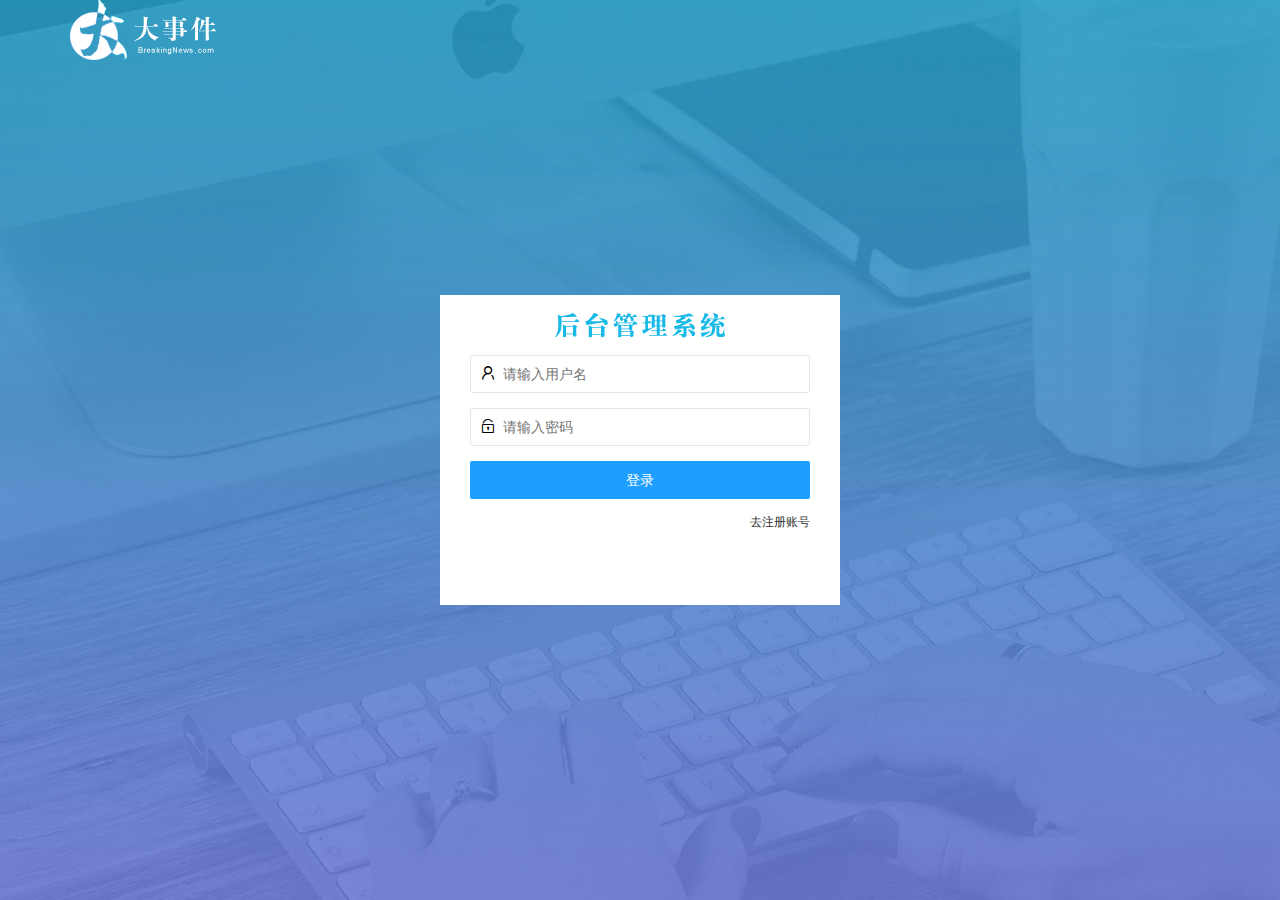
<file: login.html>
<!DOCTYPE html>
<html lang="en">

<head>
    <meta charset="UTF-8" />
    <meta name="viewport" content="width=device-width, initial-scale=1.0" />
    <title>大事件-登录/注册</title>
    <!-- 导入 LayUI 的样式 -->
    <link rel="stylesheet" href="/assets/lib/layui/css/layui.css" />
    <!-- 导入自己的样式表 -->
    <link rel="stylesheet" href="/assets/css/login.css" />

</head>

<body>
    <!-- 头部的 Logo 区域 -->
    <div class="layui-main">
        <img src="/assets/images/logo.png" alt="" />
    </div>

    <!-- 登录注册区域 -->
    <div class="loginAndRegBox">
        <div class="title-box"></div>
        <!-- 登录的div -->
        <div class="login-box">
            <!-- 登录的表单 -->
            <form class="layui-form" id="form_login">
                <!-- 用户名 -->
                <div class="layui-form-item">
                    <i class="layui-icon layui-icon-username"></i>
                    <input type="text" name="username" required lay-verify="required" placeholder="请输入用户名" autocomplete="off" class="layui-input" />
                </div>
                <!-- 密码 -->
                <div class="layui-form-item">
                    <i class="layui-icon layui-icon-password"></i>
                    <input type="password" name="password" required lay-verify="required|pwd" placeholder="请输入密码" autocomplete="off" class="layui-input" />
                </div>
                <!-- 登录按钮 -->
                <div class="layui-form-item">
                    <!-- 注意：表单提交按钮和普通按钮的区别，就是 lay-submit 属性 -->
                    <button class="layui-btn layui-btn-fluid layui-btn-normal" lay-submit>登录</button>
                </div>
                <div class="layui-form-item links">
                    <a href="javascript:;" id="link_reg">去注册账号</a>
                </div>
            </form>
        </div>
        <!-- 注册的div -->
        <div class="reg-box">
            <!-- 注册的表单 -->
            <form class="layui-form" id="form_reg">
                <!-- 用户名 -->
                <div class="layui-form-item">
                    <i class="layui-icon layui-icon-username"></i>
                    <input type="text" name="username" required lay-verify="required" placeholder="请输入用户名" autocomplete="off" class="layui-input" />
                </div>
                <!-- 密码 -->
                <div class="layui-form-item">
                    <i class="layui-icon layui-icon-password"></i>
                    <input type="password" name="password" required lay-verify="required|pwd" placeholder="请输入密码" autocomplete="off" class="layui-input" />
                </div>
                <!-- 密码确认框 -->
                <div class="layui-form-item">
                    <i class="layui-icon layui-icon-password"></i>
                    <input type="password" name="repassword" required lay-verify="required|pwd|repwd" placeholder="再次确认密码" autocomplete="off" class="layui-input" />
                </div>
                <!-- 注册按钮 -->
                <div class="layui-form-item">
                    <!-- 注意：表单提交按钮和普通按钮的区别，就是 lay-submit 属性 -->
                    <button class="layui-btn layui-btn-fluid layui-btn-normal" lay-submit>注册</button>
                </div>
                <div class="layui-form-item links">
                    <a href="javascript:;" id="link_login">去登录</a>
                </div>
            </form>
        </div>
    </div>









    <script src="/assets/lib/layui/layui.all.js"></script>
    <script src="/assets/lib/jquery.js"></script>
    <script src="/assets/js/baseAPI.js"></script>
    <script src="/assets/js/login.js"></script>
</body>

</html>
</file>
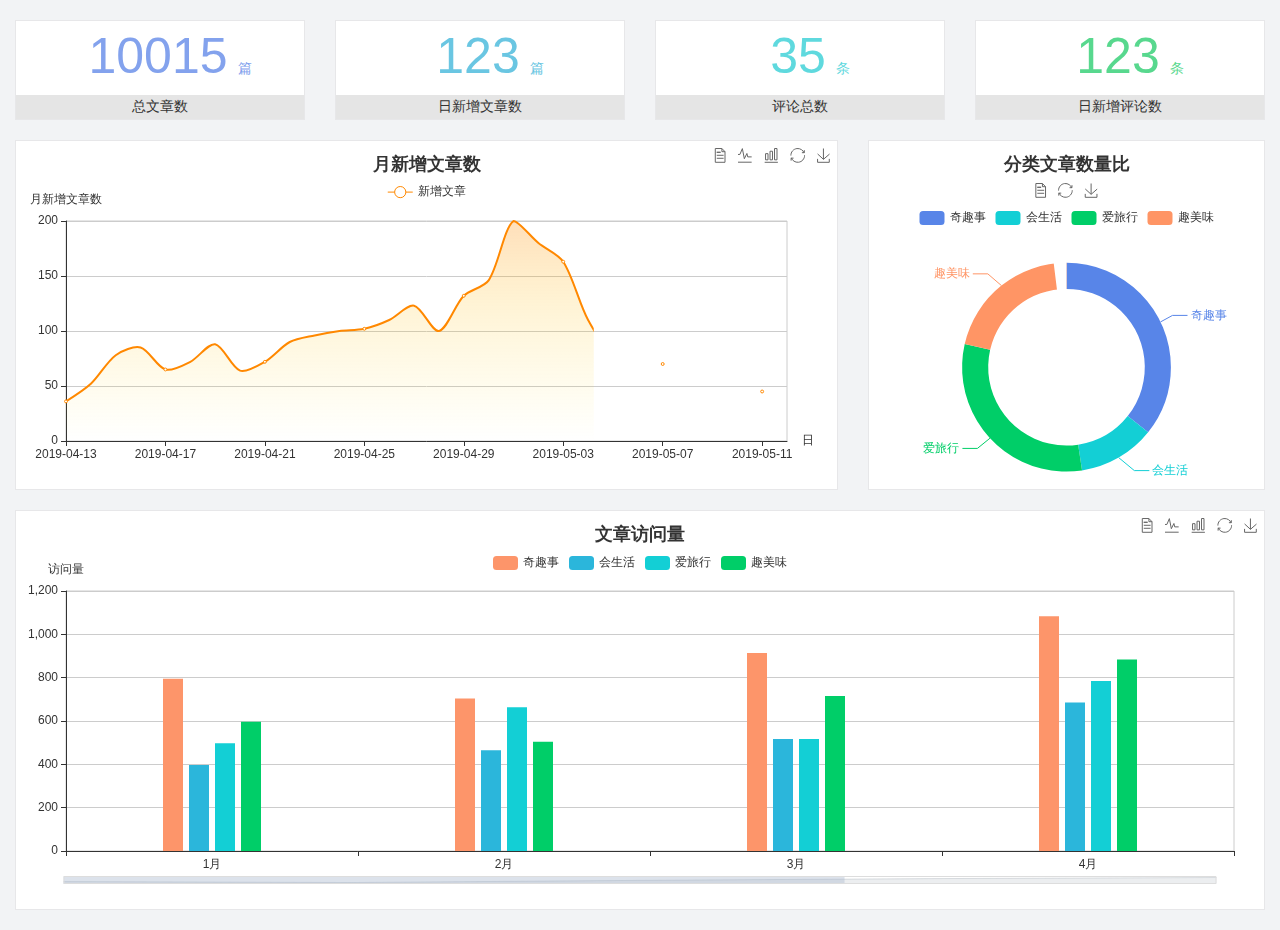
<file: home/dashboard.html>
<!DOCTYPE html>
<html lang="en">

<head>
  <meta charset="UTF-8">
  <meta name="viewport" content="width=device-width, initial-scale=1.0">
  <meta http-equiv="X-UA-Compatible" content="ie=edge">
  <title>图表统计</title>
  <link rel="stylesheet" href="../../assets/lib/bootstrap.css" />
  <link rel="stylesheet" href="../../assets/lib/main.css" />
  <script src="../../assets/lib/jquery.js"></script>
  <script type="text/javascript" src="../../assets/lib/echarts.min.js"></script>
</head>

<body>
  <div class="container-fluid">
    <div class="row spannel_list">
      <div class="col-sm-3 col-xs-6">
        <div class="spannel">
          <em>10015</em><span>篇</span>
          <b>总文章数</b>
        </div>
      </div>
      <div class="col-sm-3 col-xs-6">
        <div class="spannel scolor01">
          <em>123</em><span>篇</span>
          <b>日新增文章数</b>
        </div>
      </div>
      <div class="col-sm-3 col-xs-6">
        <div class="spannel scolor02">
          <em>35</em><span>条</span>
          <b>评论总数</b>
        </div>
      </div>
      <div class="col-sm-3 col-xs-6">
        <div class="spannel scolor03">
          <em>123</em><span>条</span>
          <b>日新增评论数</b>
        </div>
      </div>
    </div>
  </div>

  <div class="container-fluid">
    <div class="row curve-pie">
      <div class="col-lg-8 col-md-8">
        <div class="gragh_pannel" id="curve_show"></div>
      </div>
      <div class="col-lg-4 col-md-4">
        <div class="gragh_pannel" id="pie_show"></div>
      </div>
    </div>
  </div>

  <div class="container-fluid">
    <div class="column_pannel" id="column_show"></div>
  </div>

  <script>
    var oChart = echarts.init(document.getElementById('curve_show'));
    var aList_all = [
      { 'count': 36, 'date': '2019-04-13' },
      { 'count': 52, 'date': '2019-04-14' },
      { 'count': 78, 'date': '2019-04-15' },
      { 'count': 85, 'date': '2019-04-16' },
      { 'count': 65, 'date': '2019-04-17' },
      { 'count': 72, 'date': '2019-04-18' },
      { 'count': 88, 'date': '2019-04-19' },
      { 'count': 64, 'date': '2019-04-20' },
      { 'count': 72, 'date': '2019-04-21' },
      { 'count': 90, 'date': '2019-04-22' },
      { 'count': 96, 'date': '2019-04-23' },
      { 'count': 100, 'date': '2019-04-24' },
      { 'count': 102, 'date': '2019-04-25' },
      { 'count': 110, 'date': '2019-04-26' },
      { 'count': 123, 'date': '2019-04-27' },
      { 'count': 100, 'date': '2019-04-28' },
      { 'count': 132, 'date': '2019-04-29' },
      { 'count': 146, 'date': '2019-04-30' },
      { 'count': 200, 'date': '2019-05-01' },
      { 'count': 180, 'date': '2019-05-02' },
      { 'count': 163, 'date': '2019-05-03' },
      { 'count': 110, 'date': '2019-05-04' },
      { 'count': 80, 'date': '2019-05-05' },
      { 'count': 82, 'date': '2019-05-06' },
      { 'count': 70, 'date': '2019-05-07' },
      { 'count': 65, 'date': '2019-05-08' },
      { 'count': 54, 'date': '2019-05-09' },
      { 'count': 40, 'date': '2019-05-10' },
      { 'count': 45, 'date': '2019-05-11' },
      { 'count': 38, 'date': '2019-05-12' },
    ];

    let aCount = [];
    let aDate = [];

    for (var i = 0; i < aList_all.length; i++) {
      aCount.push(aList_all[i].count);
      aDate.push(aList_all[i].date);
    }

    var chartopt = {
      title: {
        text: '月新增文章数',
        left: 'center',
        top: '10'
      },
      tooltip: {
        trigger: 'axis'
      },
      legend: {
        data: ['新增文章'],
        top: '40'
      },
      toolbox: {
        show: true,
        feature: {
          mark: { show: true },
          dataView: { show: true, readOnly: false },
          magicType: { show: true, type: ['line', 'bar'] },
          restore: { show: true },
          saveAsImage: { show: true }
        }
      },
      calculable: true,
      xAxis: [
        {
          name: '日',
          type: 'category',
          boundaryGap: false,
          data: aDate
        }
      ],
      yAxis: [
        {
          name: '月新增文章数',
          type: 'value'
        }
      ],
      series: [
        {
          name: '新增文章',
          type: 'line',
          smooth: true,
          itemStyle: { normal: { areaStyle: { type: 'default' }, color: '#f80' }, lineStyle: { color: '#f80' } },
          data: aCount
        }],
      areaStyle: {
        normal: {
          color: new echarts.graphic.LinearGradient(0, 0, 0, 1, [{
            offset: 0,
            color: 'rgba(255,136,0,0.39)'
          }, {
            offset: .34,
            color: 'rgba(255,180,0,0.25)'
          }, {
            offset: 1,
            color: 'rgba(255,222,0,0.00)'
          }])

        }
      },
      grid: {
        show: true,
        x: 50,
        x2: 50,
        y: 80,
        height: 220
      }
    };

    oChart.setOption(chartopt);


    var oPie = echarts.init(document.getElementById('pie_show'));
    var oPieopt =
    {
      title: {
        top: 10,
        text: '分类文章数量比',
        x: 'center'
      },
      tooltip: {
        trigger: 'item',
        formatter: "{a} <br/>{b} : {c} ({d}%)"
      },
      color: ['#5885e8', '#13cfd5', '#00ce68', '#ff9565'],
      legend: {
        x: 'center',
        top: 65,
        data: ['奇趣事', '会生活', '爱旅行', '趣美味']
      },
      toolbox: {
        show: true,
        x: 'center',
        top: 35,
        feature: {
          mark: { show: true },
          dataView: { show: true, readOnly: false },
          magicType: {
            show: true,
            type: ['pie', 'funnel'],
            option: {
              funnel: {
                x: '25%',
                width: '50%',
                funnelAlign: 'left',
                max: 1548
              }
            }
          },
          restore: { show: true },
          saveAsImage: { show: true }
        }
      },
      calculable: true,
      series: [
        {
          name: '访问来源',
          type: 'pie',
          radius: ['45%', '60%'],
          center: ['50%', '65%'],
          data: [
            { value: 300, name: '奇趣事' },
            { value: 100, name: '会生活' },
            { value: 260, name: '爱旅行' },
            { value: 180, name: '趣美味' }
          ]
        }
      ]
    };
    oPie.setOption(oPieopt);



    var oColumn = this.echarts.init(document.getElementById('column_show'));
    var oColumnopt =
    {
      title: {
        text: '文章访问量',
        left: 'center',
        top: '10'
      },
      tooltip: {
        trigger: 'axis'
      },
      legend: {
        data: ['奇趣事', '会生活', '爱旅行', '趣美味'],
        top: '40'
      },
      toolbox: {
        show: true,
        feature: {
          mark: { show: true },
          dataView: { show: true, readOnly: false },
          magicType: { show: true, type: ['line', 'bar'] },
          restore: { show: true },
          saveAsImage: { show: true }
        }
      },
      calculable: true,
      xAxis: [
        {
          type: 'category',
          data: ['1月', '2月', '3月', '4月', '5月']
        }
      ],
      yAxis: [
        {
          name: '访问量',
          type: 'value'
        }
      ],
      series: [
        {
          name: '奇趣事',
          type: 'bar',
          barWidth: 20,
          itemStyle: {
            normal: { areaStyle: { type: 'default' }, color: '#fd956a' }
          },
          data: [800, 708, 920, 1090, 1200]
        },
        {
          name: '会生活',
          type: 'bar',
          barWidth: 20,
          itemStyle: {
            normal: { areaStyle: { type: 'default' }, color: '#2bb6db' }
          },
          data: [400, 468, 520, 690, 800]
        },
        {
          name: '爱旅行',
          type: 'bar',
          barWidth: 20,
          itemStyle: {
            normal: { areaStyle: { type: 'default' }, color: '#13cfd5' }
          },
          data: [500, 668, 520, 790, 900]
        },
        {
          name: '趣美味',
          type: 'bar',
          barWidth: 20,
          itemStyle: {
            normal: { areaStyle: { type: 'default' }, color: '#00ce68' }
          },
          data: [600, 508, 720, 890, 1000]
        }
      ],
      grid: {
        show: true,
        x: 50,
        x2: 30,
        y: 80,
        height: 260
      },
      dataZoom: [//给x轴设置滚动条
        {
          start: 0,//默认为0
          end: 100 - 1000 / 31,//默认为100
          type: 'slider',
          show: true,
          xAxisIndex: [0],
          handleSize: 0,//滑动条的 左右2个滑动条的大小
          height: 8,//组件高度
          left: 45, //左边的距离
          right: 50,//右边的距离
          bottom: 26,//右边的距离
          handleColor: '#ddd',//h滑动图标的颜色
          handleStyle: {
            borderColor: "#cacaca",
            borderWidth: "1",
            shadowBlur: 2,
            background: "#ddd",
            shadowColor: "#ddd",
          }
        }]
    };
    oColumn.setOption(oColumnopt);
  </script>
</body>

</html>
</file>
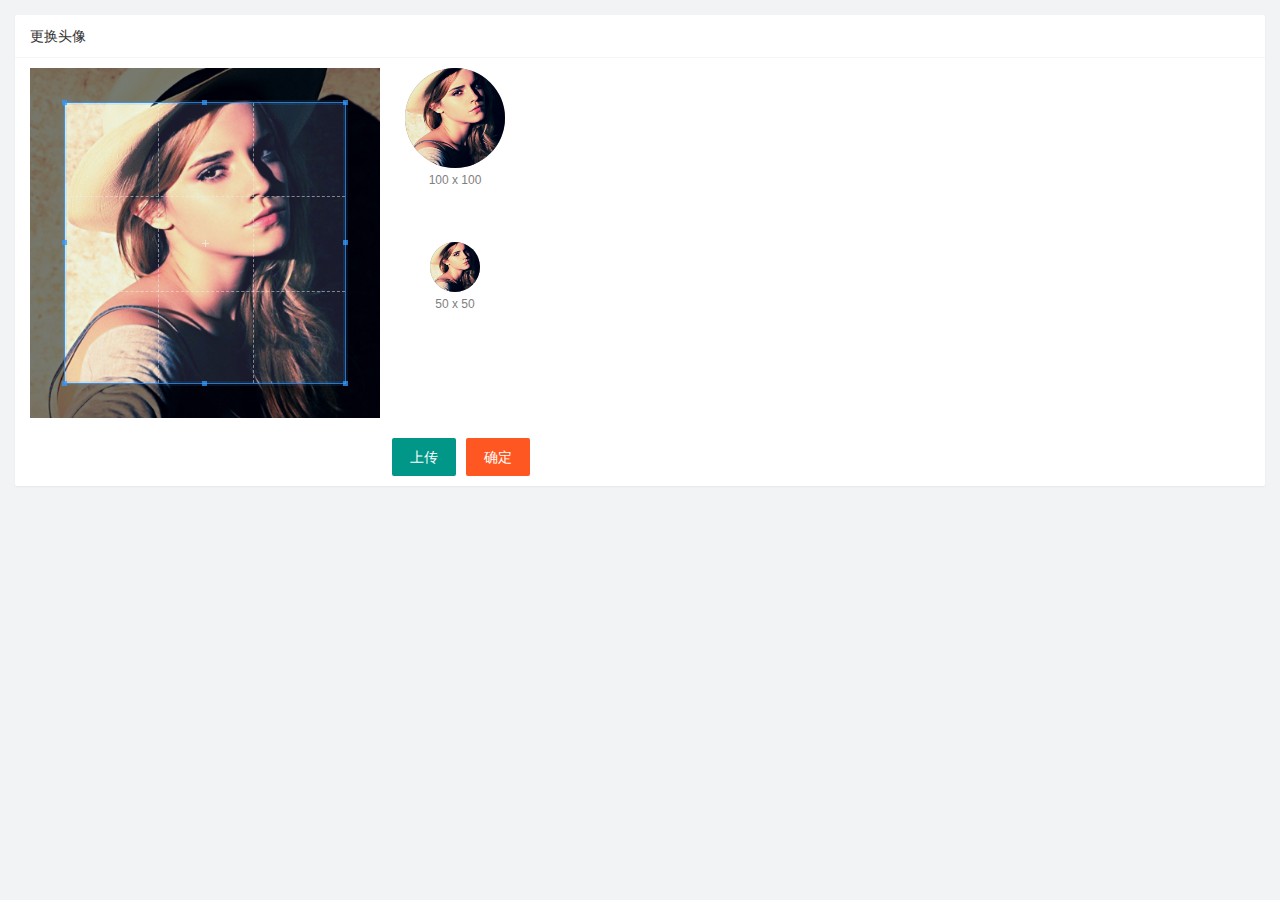
<file: user/user_avatar.html>
<!DOCTYPE html>
<html lang="en">

<head>
    <meta charset="UTF-8" />
    <meta name="viewport" content="width=device-width, initial-scale=1.0" />
    <title>Document</title>
    <link rel="stylesheet" href="/assets/lib/layui/css/layui.css" />
    <link rel="stylesheet" href="/assets/css/user/user_avatar.css" />
    <link rel="stylesheet" href="/assets/lib/cropper/cropper.css" />
</head>

<body>
    <!-- 卡片区域 -->
    <div class="layui-card">
        <div class="layui-card-header">更换头像</div>
        <div class="layui-card-body">
            <!-- 第一行的图片裁剪和预览区域 -->
            <div class="row1">
                <!-- 图片裁剪区域 -->
                <div class="cropper-box">
                    <!-- 这个 img 标签很重要，将来会把它初始化为裁剪区域 -->
                    <img id="image" src="/assets/images/sample.jpg" />
                </div>
                <!-- 图片的预览区域 -->
                <div class="preview-box">
                    <div>
                        <!-- 宽高为 100px 的预览区域 -->
                        <div class="img-preview w100"></div>
                        <p class="size">100 x 100</p>
                    </div>
                    <div>
                        <!-- 宽高为 50px 的预览区域 -->
                        <div class="img-preview w50"></div>
                        <p class="size">50 x 50</p>
                    </div>
                </div>
            </div <!-- 第二行的按钮区域 -->
            <div class="row2">
                <input type="file" id="file" accept="image/png,image/jpeg" />
                <button type="button" class="layui-btn" id="btnChooseImage">上传</button>
                <button type="button" class="layui-btn layui-btn-danger" id="sureimg">确定</button>
            </div>
        </div>
    </div>
    <script src="/assets/lib/layui/layui.all.js"></script>
    <script src="/assets/lib/jquery.js"></script>
    <script src="/assets/js/baseAPI.js"></script>
    <script src="/assets/lib/cropper/Cropper.js"></script>
    <script src="/assets/lib/cropper/jquery-cropper.js"></script>
    <script src="/assets/js/user/user_avatar.js"></script>

</body>

</html>
</file>
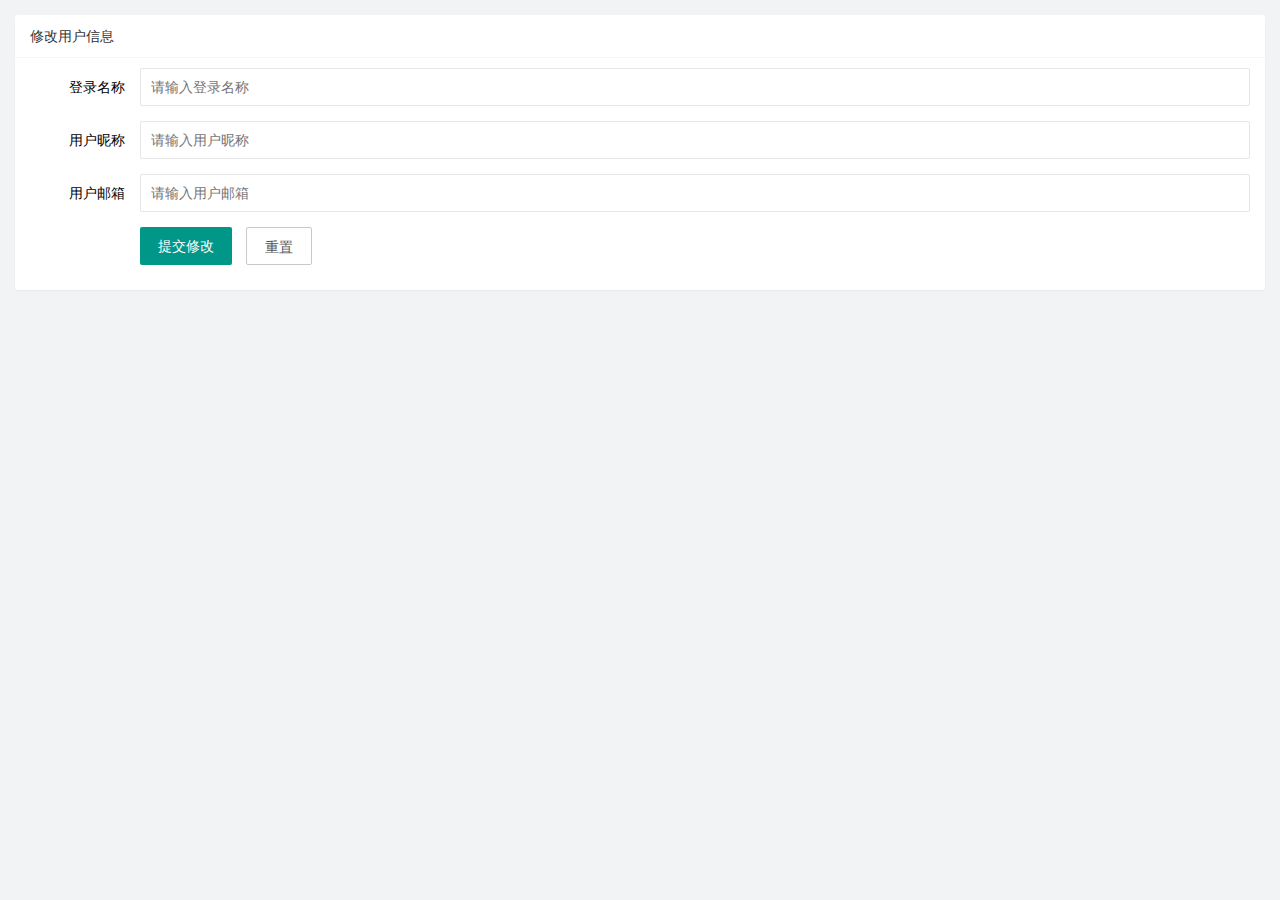
<file: user/user_info.html>
<!DOCTYPE html>
<html lang="en">

<head>
    <meta charset="UTF-8" />
    <meta name="viewport" content="width=device-width, initial-scale=1.0" />
    <title>Document</title>
    <!-- 导入 layui 的样式 -->
    <link rel="stylesheet" href="/assets/lib/layui/css/layui.css" />
    <!-- 导入自己的样式 -->
    <link rel="stylesheet" href="/assets/css/user/user_info.css" />
</head>

<body>
    <!-- 卡片区域 -->
    <div class="layui-card">
        <div class="layui-card-header">修改用户信息</div>
        <div class="layui-card-body">
            <!-- form 表单区域 -->
            <form class="layui-form" lay-filter="formUserInfo">
                <!-- 这是隐藏域 -->
                <input type="hidden" name="id" />
                <div class="layui-form-item">
                    <label class="layui-form-label">登录名称</label>
                    <div class="layui-input-block">
                        <input type="text" name="username" required lay-verify="required" placeholder="请输入登录名称" autocomplete="off" class="layui-input" readonly />
                    </div>
                </div>
                <div class="layui-form-item">
                    <label class="layui-form-label">用户昵称</label>
                    <div class="layui-input-block">
                        <input type="text" name="nickname" required lay-verify="required|nickname" placeholder="请输入用户昵称" autocomplete="off" class="layui-input" />
                    </div>
                </div>
                <div class="layui-form-item">
                    <label class="layui-form-label">用户邮箱</label>
                    <div class="layui-input-block">
                        <input type="text" name="email" required lay-verify="required|email" placeholder="请输入用户邮箱" autocomplete="off" class="layui-input" />
                    </div>
                </div>
                <div class="layui-form-item">
                    <div class="layui-input-block">
                        <button class="layui-btn" lay-submit lay-filter="formDemo">提交修改</button>
                        <button type="reset" class="layui-btn layui-btn-primary" id="btnReset">重置</button>
                    </div>
                </div>
            </form>
        </div>
    </div>

    <!-- 导入 layui 的 js -->
    <script src="/assets/lib/layui/layui.all.js"></script>
    <!-- 导入 jquery -->
    <script src="/assets/lib/jquery.js"></script>
    <script src="/assets/js/baseAPI.js"></script>
    <!-- 导入自己的 js -->
    <script src="/assets/js/user/user_info.js"></script>
</body>

</html>
</file>
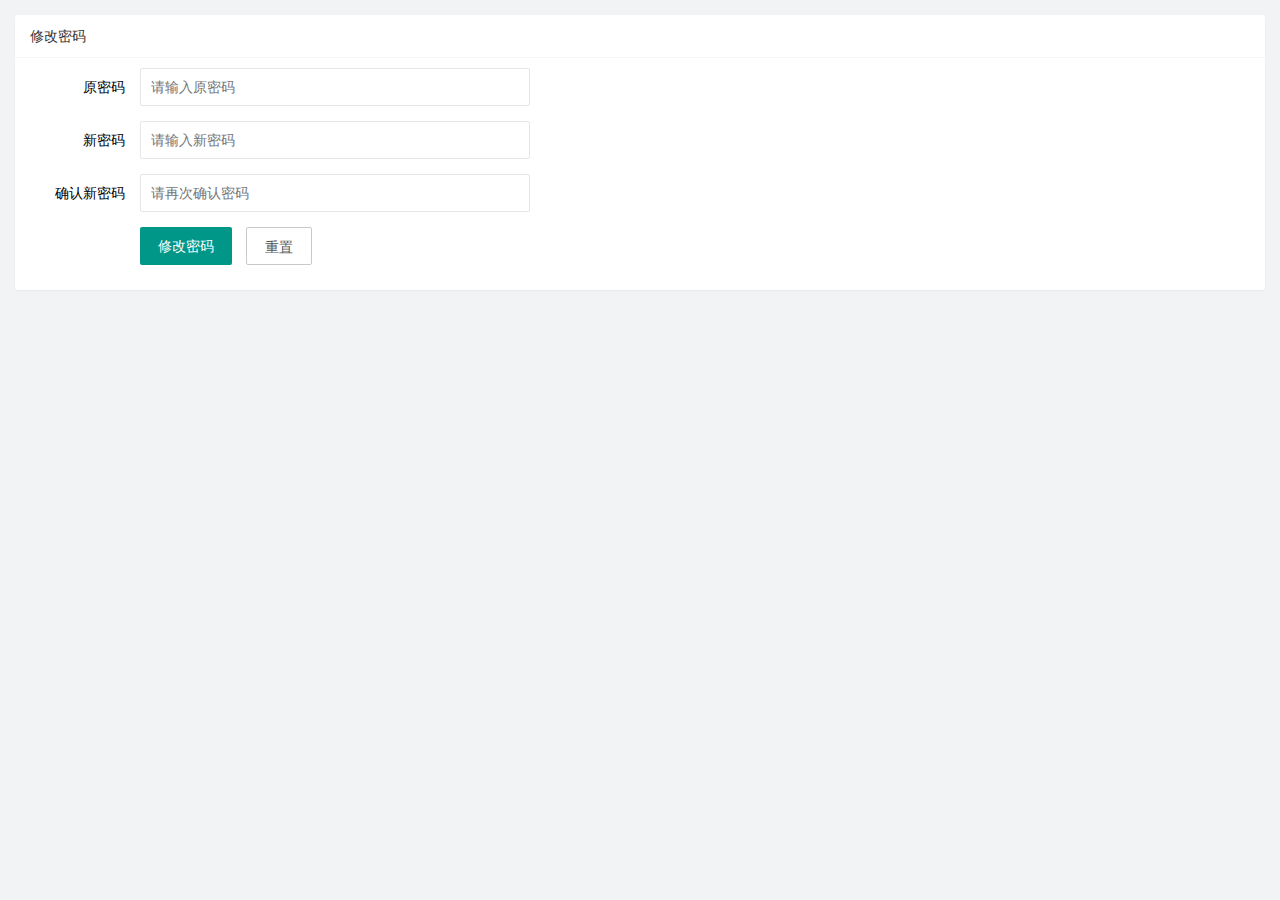
<file: user/user_pwd.html>
<!DOCTYPE html>
<html lang="en">

<head>
    <meta charset="UTF-8" />
    <meta name="viewport" content="width=device-width, initial-scale=1.0" />
    <title>Document</title>
    <link rel="stylesheet" href="/assets/lib/layui/css/layui.css" />
    <link rel="stylesheet" href="/assets/css/user/user_pwd.css" />
</head>

<body>
    <!-- 卡片区域 -->
    <div class="layui-card">
        <div class="layui-card-header">修改密码</div>
        <div class="layui-card-body">
            <form class="layui-form">
                <div class="layui-form-item">
                    <label class="layui-form-label">原密码</label>
                    <div class="layui-input-block">
                        <input type="password" name="oldPwd" required lay-verify="required|pwd" placeholder="请输入原密码" autocomplete="off" class="layui-input" />
                    </div>
                </div>
                <div class="layui-form-item">
                    <label class="layui-form-label">新密码</label>
                    <div class="layui-input-block">
                        <input type="password" name="newPwd" required lay-verify="required|pwd|samepwd" placeholder="请输入新密码" autocomplete="off" class="layui-input" />
                    </div>
                </div>
                <div class="layui-form-item">
                    <label class="layui-form-label">确认新密码</label>
                    <div class="layui-input-block">
                        <input type="password" name="rePwd" required lay-verify="required|pwd|repwd" placeholder="请再次确认密码" autocomplete="off" class="layui-input" />
                    </div>
                </div>
                <div class="layui-form-item">
                    <div class="layui-input-block">
                        <button class="layui-btn" lay-submit lay-filter="formDemo">修改密码</button>
                        <button type="reset" class="layui-btn layui-btn-primary">重置</button>
                    </div>
                </div>
            </form>
        </div>
    </div>
    <!-- 导入 layui 的 js -->
    <script src="/assets/lib/layui/layui.all.js"></script>
    <!-- 导入 jQuery -->
    <script src="/assets/lib/jquery.js"></script>
    <!-- 导入 baseAPI -->
    <script src="/assets/js/baseAPI.js"></script>
    <!-- 导入自己的 js -->
    <script src="/assets/js/user/user_pwd.js"></script>
</body>

</html>
</file>
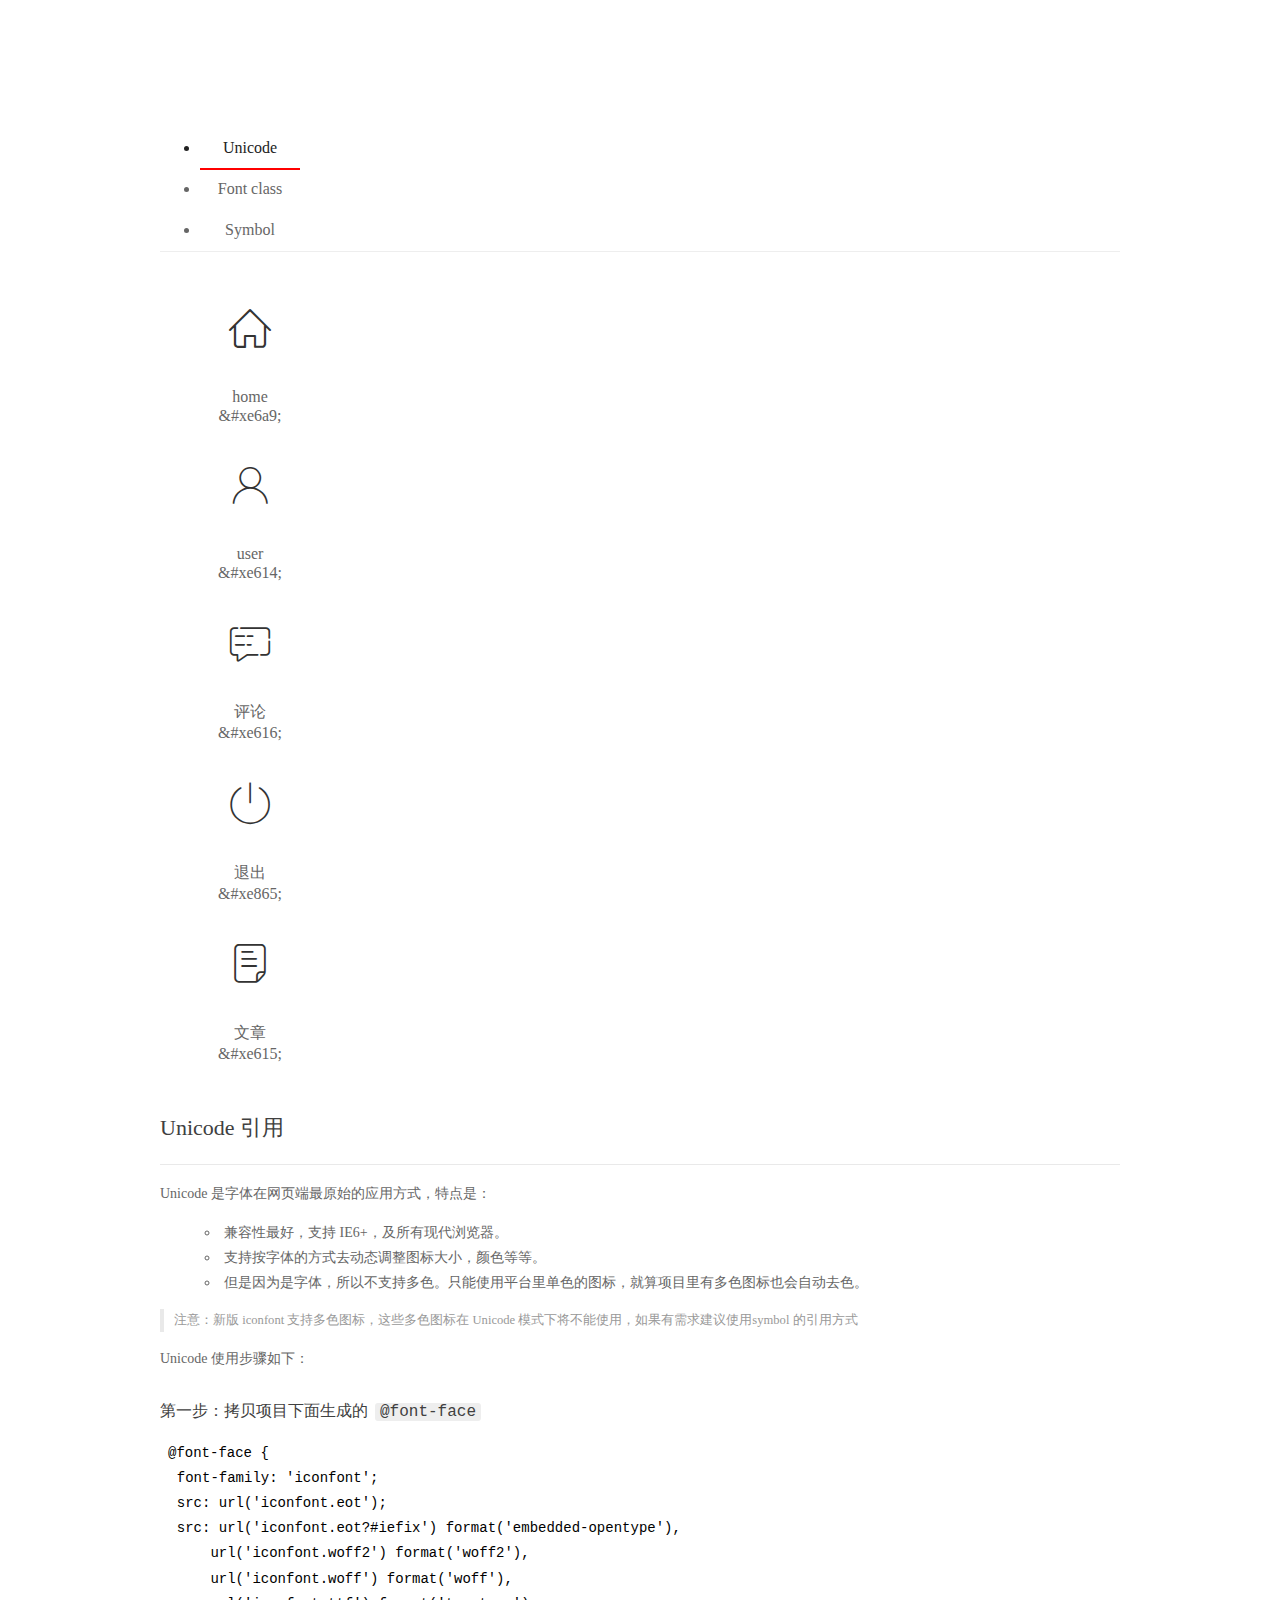
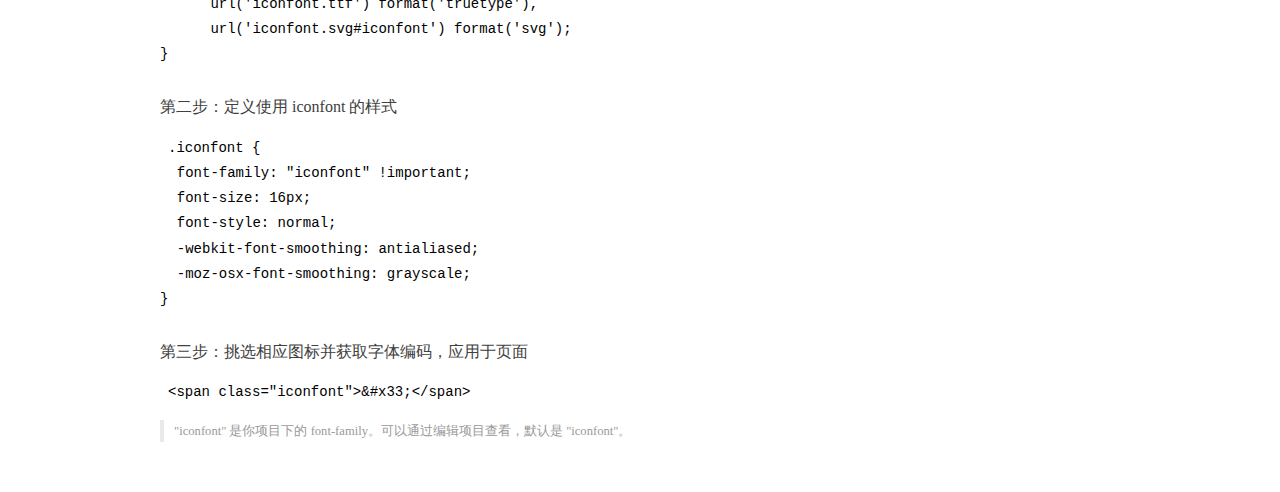
<file: assets/fonts/demo_index.html>
<!DOCTYPE html>
<html>
<head>
  <meta charset="utf-8"/>
  <title>IconFont Demo</title>
  <link rel="shortcut icon" href="https://gtms04.alicdn.com/tps/i4/TB1_oz6GVXXXXaFXpXXJDFnIXXX-64-64.ico" type="image/x-icon"/>
  <link rel="stylesheet" href="https://g.alicdn.com/thx/cube/1.3.2/cube.min.css">
  <link rel="stylesheet" href="demo.css">
  <link rel="stylesheet" href="iconfont.css">
  <script src="iconfont.js"></script>
  <!-- jQuery -->
  <script src="https://a1.alicdn.com/oss/uploads/2018/12/26/7bfddb60-08e8-11e9-9b04-53e73bb6408b.js"></script>
  <!-- 代码高亮 -->
  <script src="https://a1.alicdn.com/oss/uploads/2018/12/26/a3f714d0-08e6-11e9-8a15-ebf944d7534c.js"></script>
</head>
<body>
  <div class="main">
    <h1 class="logo"><a href="https://www.iconfont.cn/" title="iconfont 首页" target="_blank">&#xe86b;</a></h1>
    <div class="nav-tabs">
      <ul id="tabs" class="dib-box">
        <li class="dib active"><span>Unicode</span></li>
        <li class="dib"><span>Font class</span></li>
        <li class="dib"><span>Symbol</span></li>
      </ul>
      
    </div>
    <div class="tab-container">
      <div class="content unicode" style="display: block;">
          <ul class="icon_lists dib-box">
          
            <li class="dib">
              <span class="icon iconfont">&#xe6a9;</span>
                <div class="name">home</div>
                <div class="code-name">&amp;#xe6a9;</div>
              </li>
          
            <li class="dib">
              <span class="icon iconfont">&#xe614;</span>
                <div class="name">user</div>
                <div class="code-name">&amp;#xe614;</div>
              </li>
          
            <li class="dib">
              <span class="icon iconfont">&#xe616;</span>
                <div class="name">评论</div>
                <div class="code-name">&amp;#xe616;</div>
              </li>
          
            <li class="dib">
              <span class="icon iconfont">&#xe865;</span>
                <div class="name">退出</div>
                <div class="code-name">&amp;#xe865;</div>
              </li>
          
            <li class="dib">
              <span class="icon iconfont">&#xe615;</span>
                <div class="name">文章</div>
                <div class="code-name">&amp;#xe615;</div>
              </li>
          
          </ul>
          <div class="article markdown">
          <h2 id="unicode-">Unicode 引用</h2>
          <hr>

          <p>Unicode 是字体在网页端最原始的应用方式，特点是：</p>
          <ul>
            <li>兼容性最好，支持 IE6+，及所有现代浏览器。</li>
            <li>支持按字体的方式去动态调整图标大小，颜色等等。</li>
            <li>但是因为是字体，所以不支持多色。只能使用平台里单色的图标，就算项目里有多色图标也会自动去色。</li>
          </ul>
          <blockquote>
            <p>注意：新版 iconfont 支持多色图标，这些多色图标在 Unicode 模式下将不能使用，如果有需求建议使用symbol 的引用方式</p>
          </blockquote>
          <p>Unicode 使用步骤如下：</p>
          <h3 id="-font-face">第一步：拷贝项目下面生成的 <code>@font-face</code></h3>
<pre><code class="language-css"
>@font-face {
  font-family: 'iconfont';
  src: url('iconfont.eot');
  src: url('iconfont.eot?#iefix') format('embedded-opentype'),
      url('iconfont.woff2') format('woff2'),
      url('iconfont.woff') format('woff'),
      url('iconfont.ttf') format('truetype'),
      url('iconfont.svg#iconfont') format('svg');
}
</code></pre>
          <h3 id="-iconfont-">第二步：定义使用 iconfont 的样式</h3>
<pre><code class="language-css"
>.iconfont {
  font-family: "iconfont" !important;
  font-size: 16px;
  font-style: normal;
  -webkit-font-smoothing: antialiased;
  -moz-osx-font-smoothing: grayscale;
}
</code></pre>
          <h3 id="-">第三步：挑选相应图标并获取字体编码，应用于页面</h3>
<pre>
<code class="language-html"
>&lt;span class="iconfont"&gt;&amp;#x33;&lt;/span&gt;
</code></pre>
          <blockquote>
            <p>"iconfont" 是你项目下的 font-family。可以通过编辑项目查看，默认是 "iconfont"。</p>
          </blockquote>
          </div>
      </div>
      <div class="content font-class">
        <ul class="icon_lists dib-box">
          
          <li class="dib">
            <span class="icon iconfont icon-home"></span>
            <div class="name">
              home
            </div>
            <div class="code-name">.icon-home
            </div>
          </li>
          
          <li class="dib">
            <span class="icon iconfont icon-user"></span>
            <div class="name">
              user
            </div>
            <div class="code-name">.icon-user
            </div>
          </li>
          
          <li class="dib">
            <span class="icon iconfont icon-pinglun"></span>
            <div class="name">
              评论
            </div>
            <div class="code-name">.icon-pinglun
            </div>
          </li>
          
          <li class="dib">
            <span class="icon iconfont icon-tuichu"></span>
            <div class="name">
              退出
            </div>
            <div class="code-name">.icon-tuichu
            </div>
          </li>
          
          <li class="dib">
            <span class="icon iconfont icon-16"></span>
            <div class="name">
              文章
            </div>
            <div class="code-name">.icon-16
            </div>
          </li>
          
        </ul>
        <div class="article markdown">
        <h2 id="font-class-">font-class 引用</h2>
        <hr>

        <p>font-class 是 Unicode 使用方式的一种变种，主要是解决 Unicode 书写不直观，语意不明确的问题。</p>
        <p>与 Unicode 使用方式相比，具有如下特点：</p>
        <ul>
          <li>兼容性良好，支持 IE8+，及所有现代浏览器。</li>
          <li>相比于 Unicode 语意明确，书写更直观。可以很容易分辨这个 icon 是什么。</li>
          <li>因为使用 class 来定义图标，所以当要替换图标时，只需要修改 class 里面的 Unicode 引用。</li>
          <li>不过因为本质上还是使用的字体，所以多色图标还是不支持的。</li>
        </ul>
        <p>使用步骤如下：</p>
        <h3 id="-fontclass-">第一步：引入项目下面生成的 fontclass 代码：</h3>
<pre><code class="language-html">&lt;link rel="stylesheet" href="./iconfont.css"&gt;
</code></pre>
        <h3 id="-">第二步：挑选相应图标并获取类名，应用于页面：</h3>
<pre><code class="language-html">&lt;span class="iconfont icon-xxx"&gt;&lt;/span&gt;
</code></pre>
        <blockquote>
          <p>"
            iconfont" 是你项目下的 font-family。可以通过编辑项目查看，默认是 "iconfont"。</p>
        </blockquote>
      </div>
      </div>
      <div class="content symbol">
          <ul class="icon_lists dib-box">
          
            <li class="dib">
                <svg class="icon svg-icon" aria-hidden="true">
                  <use xlink:href="#icon-home"></use>
                </svg>
                <div class="name">home</div>
                <div class="code-name">#icon-home</div>
            </li>
          
            <li class="dib">
                <svg class="icon svg-icon" aria-hidden="true">
                  <use xlink:href="#icon-user"></use>
                </svg>
                <div class="name">user</div>
                <div class="code-name">#icon-user</div>
            </li>
          
            <li class="dib">
                <svg class="icon svg-icon" aria-hidden="true">
                  <use xlink:href="#icon-pinglun"></use>
                </svg>
                <div class="name">评论</div>
                <div class="code-name">#icon-pinglun</div>
            </li>
          
            <li class="dib">
                <svg class="icon svg-icon" aria-hidden="true">
                  <use xlink:href="#icon-tuichu"></use>
                </svg>
                <div class="name">退出</div>
                <div class="code-name">#icon-tuichu</div>
            </li>
          
            <li class="dib">
                <svg class="icon svg-icon" aria-hidden="true">
                  <use xlink:href="#icon-16"></use>
                </svg>
                <div class="name">文章</div>
                <div class="code-name">#icon-16</div>
            </li>
          
          </ul>
          <div class="article markdown">
          <h2 id="symbol-">Symbol 引用</h2>
          <hr>

          <p>这是一种全新的使用方式，应该说这才是未来的主流，也是平台目前推荐的用法。相关介绍可以参考这篇<a href="">文章</a>
            这种用法其实是做了一个 SVG 的集合，与另外两种相比具有如下特点：</p>
          <ul>
            <li>支持多色图标了，不再受单色限制。</li>
            <li>通过一些技巧，支持像字体那样，通过 <code>font-size</code>, <code>color</code> 来调整样式。</li>
            <li>兼容性较差，支持 IE9+，及现代浏览器。</li>
            <li>浏览器渲染 SVG 的性能一般，还不如 png。</li>
          </ul>
          <p>使用步骤如下：</p>
          <h3 id="-symbol-">第一步：引入项目下面生成的 symbol 代码：</h3>
<pre><code class="language-html">&lt;script src="./iconfont.js"&gt;&lt;/script&gt;
</code></pre>
          <h3 id="-css-">第二步：加入通用 CSS 代码（引入一次就行）：</h3>
<pre><code class="language-html">&lt;style&gt;
.icon {
  width: 1em;
  height: 1em;
  vertical-align: -0.15em;
  fill: currentColor;
  overflow: hidden;
}
&lt;/style&gt;
</code></pre>
          <h3 id="-">第三步：挑选相应图标并获取类名，应用于页面：</h3>
<pre><code class="language-html">&lt;svg class="icon" aria-hidden="true"&gt;
  &lt;use xlink:href="#icon-xxx"&gt;&lt;/use&gt;
&lt;/svg&gt;
</code></pre>
          </div>
      </div>

    </div>
  </div>
  <script>
  $(document).ready(function () {
      $('.tab-container .content:first').show()

      $('#tabs li').click(function (e) {
        var tabContent = $('.tab-container .content')
        var index = $(this).index()

        if ($(this).hasClass('active')) {
          return
        } else {
          $('#tabs li').removeClass('active')
          $(this).addClass('active')

          tabContent.hide().eq(index).fadeIn()
        }
      })
    })
  </script>
</body>
</html>
</file>
<file: assets/lib/layui/css/layui.css>
/** layui-v2.5.5 MIT License By https://www.layui.com */
 .layui-inline,img{display:inline-block;vertical-align:middle}h1,h2,h3,h4,h5,h6{font-weight:400}.layui-edge,.layui-header,.layui-inline,.layui-main{position:relative}.layui-body,.layui-edge,.layui-elip{overflow:hidden}.layui-btn,.layui-edge,.layui-inline,img{vertical-align:middle}.layui-btn,.layui-disabled,.layui-icon,.layui-unselect{-moz-user-select:none;-webkit-user-select:none;-ms-user-select:none}.layui-elip,.layui-form-checkbox span,.layui-form-pane .layui-form-label{text-overflow:ellipsis;white-space:nowrap}.layui-breadcrumb,.layui-tree-btnGroup{visibility:hidden}blockquote,body,button,dd,div,dl,dt,form,h1,h2,h3,h4,h5,h6,input,li,ol,p,pre,td,textarea,th,ul{margin:0;padding:0;-webkit-tap-highlight-color:rgba(0,0,0,0)}a:active,a:hover{outline:0}img{border:none}li{list-style:none}table{border-collapse:collapse;border-spacing:0}h4,h5,h6{font-size:100%}button,input,optgroup,option,select,textarea{font-family:inherit;font-size:inherit;font-style:inherit;font-weight:inherit;outline:0}pre{white-space:pre-wrap;white-space:-moz-pre-wrap;white-space:-pre-wrap;white-space:-o-pre-wrap;word-wrap:break-word}body{line-height:24px;font:14px Helvetica Neue,Helvetica,PingFang SC,Tahoma,Arial,sans-serif}hr{height:1px;margin:10px 0;border:0;clear:both}a{color:#333;text-decoration:none}a:hover{color:#777}a cite{font-style:normal;*cursor:pointer}.layui-border-box,.layui-border-box *{box-sizing:border-box}.layui-box,.layui-box *{box-sizing:content-box}.layui-clear{clear:both;*zoom:1}.layui-clear:after{content:'\20';clear:both;*zoom:1;display:block;height:0}.layui-inline{*display:inline;*zoom:1}.layui-edge{display:inline-block;width:0;height:0;border-width:6px;border-style:dashed;border-color:transparent}.layui-edge-top{top:-4px;border-bottom-color:#999;border-bottom-style:solid}.layui-edge-right{border-left-color:#999;border-left-style:solid}.layui-edge-bottom{top:2px;border-top-color:#999;border-top-style:solid}.layui-edge-left{border-right-color:#999;border-right-style:solid}.layui-disabled,.layui-disabled:hover{color:#d2d2d2!important;cursor:not-allowed!important}.layui-circle{border-radius:100%}.layui-show{display:block!important}.layui-hide{display:none!important}@font-face{font-family:layui-icon;src:url(../font/iconfont.eot?v=250);src:url(../font/iconfont.eot?v=250#iefix) format('embedded-opentype'),url(../font/iconfont.woff2?v=250) format('woff2'),url(../font/iconfont.woff?v=250) format('woff'),url(../font/iconfont.ttf?v=250) format('truetype'),url(../font/iconfont.svg?v=250#layui-icon) format('svg')}.layui-icon{font-family:layui-icon!important;font-size:16px;font-style:normal;-webkit-font-smoothing:antialiased;-moz-osx-font-smoothing:grayscale}.layui-icon-reply-fill:before{content:"\e611"}.layui-icon-set-fill:before{content:"\e614"}.layui-icon-menu-fill:before{content:"\e60f"}.layui-icon-search:before{content:"\e615"}.layui-icon-share:before{content:"\e641"}.layui-icon-set-sm:before{content:"\e620"}.layui-icon-engine:before{content:"\e628"}.layui-icon-close:before{content:"\1006"}.layui-icon-close-fill:before{content:"\1007"}.layui-icon-chart-screen:before{content:"\e629"}.layui-icon-star:before{content:"\e600"}.layui-icon-circle-dot:before{content:"\e617"}.layui-icon-chat:before{content:"\e606"}.layui-icon-release:before{content:"\e609"}.layui-icon-list:before{content:"\e60a"}.layui-icon-chart:before{content:"\e62c"}.layui-icon-ok-circle:before{content:"\1005"}.layui-icon-layim-theme:before{content:"\e61b"}.layui-icon-table:before{content:"\e62d"}.layui-icon-right:before{content:"\e602"}.layui-icon-left:before{content:"\e603"}.layui-icon-cart-simple:before{content:"\e698"}.layui-icon-face-cry:before{content:"\e69c"}.layui-icon-face-smile:before{content:"\e6af"}.layui-icon-survey:before{content:"\e6b2"}.layui-icon-tree:before{content:"\e62e"}.layui-icon-upload-circle:before{content:"\e62f"}.layui-icon-add-circle:before{content:"\e61f"}.layui-icon-download-circle:before{content:"\e601"}.layui-icon-templeate-1:before{content:"\e630"}.layui-icon-util:before{content:"\e631"}.layui-icon-face-surprised:before{content:"\e664"}.layui-icon-edit:before{content:"\e642"}.layui-icon-speaker:before{content:"\e645"}.layui-icon-down:before{content:"\e61a"}.layui-icon-file:before{content:"\e621"}.layui-icon-layouts:before{content:"\e632"}.layui-icon-rate-half:before{content:"\e6c9"}.layui-icon-add-circle-fine:before{content:"\e608"}.layui-icon-prev-circle:before{content:"\e633"}.layui-icon-read:before{content:"\e705"}.layui-icon-404:before{content:"\e61c"}.layui-icon-carousel:before{content:"\e634"}.layui-icon-help:before{content:"\e607"}.layui-icon-code-circle:before{content:"\e635"}.layui-icon-water:before{content:"\e636"}.layui-icon-username:before{content:"\e66f"}.layui-icon-find-fill:before{content:"\e670"}.layui-icon-about:before{content:"\e60b"}.layui-icon-location:before{content:"\e715"}.layui-icon-up:before{content:"\e619"}.layui-icon-pause:before{content:"\e651"}.layui-icon-date:before{content:"\e637"}.layui-icon-layim-uploadfile:before{content:"\e61d"}.layui-icon-delete:before{content:"\e640"}.layui-icon-play:before{content:"\e652"}.layui-icon-top:before{content:"\e604"}.layui-icon-friends:before{content:"\e612"}.layui-icon-refresh-3:before{content:"\e9aa"}.layui-icon-ok:before{content:"\e605"}.layui-icon-layer:before{content:"\e638"}.layui-icon-face-smile-fine:before{content:"\e60c"}.layui-icon-dollar:before{content:"\e659"}.layui-icon-group:before{content:"\e613"}.layui-icon-layim-download:before{content:"\e61e"}.layui-icon-picture-fine:before{content:"\e60d"}.layui-icon-link:before{content:"\e64c"}.layui-icon-diamond:before{content:"\e735"}.layui-icon-log:before{content:"\e60e"}.layui-icon-rate-solid:before{content:"\e67a"}.layui-icon-fonts-del:before{content:"\e64f"}.layui-icon-unlink:before{content:"\e64d"}.layui-icon-fonts-clear:before{content:"\e639"}.layui-icon-triangle-r:before{content:"\e623"}.layui-icon-circle:before{content:"\e63f"}.layui-icon-radio:before{content:"\e643"}.layui-icon-align-center:before{content:"\e647"}.layui-icon-align-right:before{content:"\e648"}.layui-icon-align-left:before{content:"\e649"}.layui-icon-loading-1:before{content:"\e63e"}.layui-icon-return:before{content:"\e65c"}.layui-icon-fonts-strong:before{content:"\e62b"}.layui-icon-upload:before{content:"\e67c"}.layui-icon-dialogue:before{content:"\e63a"}.layui-icon-video:before{content:"\e6ed"}.layui-icon-headset:before{content:"\e6fc"}.layui-icon-cellphone-fine:before{content:"\e63b"}.layui-icon-add-1:before{content:"\e654"}.layui-icon-face-smile-b:before{content:"\e650"}.layui-icon-fonts-html:before{content:"\e64b"}.layui-icon-form:before{content:"\e63c"}.layui-icon-cart:before{content:"\e657"}.layui-icon-camera-fill:before{content:"\e65d"}.layui-icon-tabs:before{content:"\e62a"}.layui-icon-fonts-code:before{content:"\e64e"}.layui-icon-fire:before{content:"\e756"}.layui-icon-set:before{content:"\e716"}.layui-icon-fonts-u:before{content:"\e646"}.layui-icon-triangle-d:before{content:"\e625"}.layui-icon-tips:before{content:"\e702"}.layui-icon-picture:before{content:"\e64a"}.layui-icon-more-vertical:before{content:"\e671"}.layui-icon-flag:before{content:"\e66c"}.layui-icon-loading:before{content:"\e63d"}.layui-icon-fonts-i:before{content:"\e644"}.layui-icon-refresh-1:before{content:"\e666"}.layui-icon-rmb:before{content:"\e65e"}.layui-icon-home:before{content:"\e68e"}.layui-icon-user:before{content:"\e770"}.layui-icon-notice:before{content:"\e667"}.layui-icon-login-weibo:before{content:"\e675"}.layui-icon-voice:before{content:"\e688"}.layui-icon-upload-drag:before{content:"\e681"}.layui-icon-login-qq:before{content:"\e676"}.layui-icon-snowflake:before{content:"\e6b1"}.layui-icon-file-b:before{content:"\e655"}.layui-icon-template:before{content:"\e663"}.layui-icon-auz:before{content:"\e672"}.layui-icon-console:before{content:"\e665"}.layui-icon-app:before{content:"\e653"}.layui-icon-prev:before{content:"\e65a"}.layui-icon-website:before{content:"\e7ae"}.layui-icon-next:before{content:"\e65b"}.layui-icon-component:before{content:"\e857"}.layui-icon-more:before{content:"\e65f"}.layui-icon-login-wechat:before{content:"\e677"}.layui-icon-shrink-right:before{content:"\e668"}.layui-icon-spread-left:before{content:"\e66b"}.layui-icon-camera:before{content:"\e660"}.layui-icon-note:before{content:"\e66e"}.layui-icon-refresh:before{content:"\e669"}.layui-icon-female:before{content:"\e661"}.layui-icon-male:before{content:"\e662"}.layui-icon-password:before{content:"\e673"}.layui-icon-senior:before{content:"\e674"}.layui-icon-theme:before{content:"\e66a"}.layui-icon-tread:before{content:"\e6c5"}.layui-icon-praise:before{content:"\e6c6"}.layui-icon-star-fill:before{content:"\e658"}.layui-icon-rate:before{content:"\e67b"}.layui-icon-template-1:before{content:"\e656"}.layui-icon-vercode:before{content:"\e679"}.layui-icon-cellphone:before{content:"\e678"}.layui-icon-screen-full:before{content:"\e622"}.layui-icon-screen-restore:before{content:"\e758"}.layui-icon-cols:before{content:"\e610"}.layui-icon-export:before{content:"\e67d"}.layui-icon-print:before{content:"\e66d"}.layui-icon-slider:before{content:"\e714"}.layui-icon-addition:before{content:"\e624"}.layui-icon-subtraction:before{content:"\e67e"}.layui-icon-service:before{content:"\e626"}.layui-icon-transfer:before{content:"\e691"}.layui-main{width:1140px;margin:0 auto}.layui-header{z-index:1000;height:60px}.layui-header a:hover{transition:all .5s;-webkit-transition:all .5s}.layui-side{position:fixed;left:0;top:0;bottom:0;z-index:999;width:200px;overflow-x:hidden}.layui-side-scroll{position:relative;width:220px;height:100%;overflow-x:hidden}.layui-body{position:absolute;left:200px;right:0;top:0;bottom:0;z-index:998;width:auto;overflow-y:auto;box-sizing:border-box}.layui-layout-body{overflow:hidden}.layui-layout-admin .layui-header{background-color:#23262E}.layui-layout-admin .layui-side{top:60px;width:200px;overflow-x:hidden}.layui-layout-admin .layui-body{position:fixed;top:60px;bottom:44px}.layui-layout-admin .layui-main{width:auto;margin:0 15px}.layui-layout-admin .layui-footer{position:fixed;left:200px;right:0;bottom:0;height:44px;line-height:44px;padding:0 15px;background-color:#eee}.layui-layout-admin .layui-logo{position:absolute;left:0;top:0;width:200px;height:100%;line-height:60px;text-align:center;color:#009688;font-size:16px}.layui-layout-admin .layui-header .layui-nav{background:0 0}.layui-layout-left{position:absolute!important;left:200px;top:0}.layui-layout-right{position:absolute!important;right:0;top:0}.layui-container{position:relative;margin:0 auto;padding:0 15px;box-sizing:border-box}.layui-fluid{position:relative;margin:0 auto;padding:0 15px}.layui-row:after,.layui-row:before{content:'';display:block;clear:both}.layui-col-lg1,.layui-col-lg10,.layui-col-lg11,.layui-col-lg12,.layui-col-lg2,.layui-col-lg3,.layui-col-lg4,.layui-col-lg5,.layui-col-lg6,.layui-col-lg7,.layui-col-lg8,.layui-col-lg9,.layui-col-md1,.layui-col-md10,.layui-col-md11,.layui-col-md12,.layui-col-md2,.layui-col-md3,.layui-col-md4,.layui-col-md5,.layui-col-md6,.layui-col-md7,.layui-col-md8,.layui-col-md9,.layui-col-sm1,.layui-col-sm10,.layui-col-sm11,.layui-col-sm12,.layui-col-sm2,.layui-col-sm3,.layui-col-sm4,.layui-col-sm5,.layui-col-sm6,.layui-col-sm7,.layui-col-sm8,.layui-col-sm9,.layui-col-xs1,.layui-col-xs10,.layui-col-xs11,.layui-col-xs12,.layui-col-xs2,.layui-col-xs3,.layui-col-xs4,.layui-col-xs5,.layui-col-xs6,.layui-col-xs7,.layui-col-xs8,.layui-col-xs9{position:relative;display:block;box-sizing:border-box}.layui-col-xs1,.layui-col-xs10,.layui-col-xs11,.layui-col-xs12,.layui-col-xs2,.layui-col-xs3,.layui-col-xs4,.layui-col-xs5,.layui-col-xs6,.layui-col-xs7,.layui-col-xs8,.layui-col-xs9{float:left}.layui-col-xs1{width:8.33333333%}.layui-col-xs2{width:16.66666667%}.layui-col-xs3{width:25%}.layui-col-xs4{width:33.33333333%}.layui-col-xs5{width:41.66666667%}.layui-col-xs6{width:50%}.layui-col-xs7{width:58.33333333%}.layui-col-xs8{width:66.66666667%}.layui-col-xs9{width:75%}.layui-col-xs10{width:83.33333333%}.layui-col-xs11{width:91.66666667%}.layui-col-xs12{width:100%}.layui-col-xs-offset1{margin-left:8.33333333%}.layui-col-xs-offset2{margin-left:16.66666667%}.layui-col-xs-offset3{margin-left:25%}.layui-col-xs-offset4{margin-left:33.33333333%}.layui-col-xs-offset5{margin-left:41.66666667%}.layui-col-xs-offset6{margin-left:50%}.layui-col-xs-offset7{margin-left:58.33333333%}.layui-col-xs-offset8{margin-left:66.66666667%}.layui-col-xs-offset9{margin-left:75%}.layui-col-xs-offset10{margin-left:83.33333333%}.layui-col-xs-offset11{margin-left:91.66666667%}.layui-col-xs-offset12{margin-left:100%}@media screen and (max-width:768px){.layui-hide-xs{display:none!important}.layui-show-xs-block{display:block!important}.layui-show-xs-inline{display:inline!important}.layui-show-xs-inline-block{display:inline-block!important}}@media screen and (min-width:768px){.layui-container{width:750px}.layui-hide-sm{display:none!important}.layui-show-sm-block{display:block!important}.layui-show-sm-inline{display:inline!important}.layui-show-sm-inline-block{display:inline-block!important}.layui-col-sm1,.layui-col-sm10,.layui-col-sm11,.layui-col-sm12,.layui-col-sm2,.layui-col-sm3,.layui-col-sm4,.layui-col-sm5,.layui-col-sm6,.layui-col-sm7,.layui-col-sm8,.layui-col-sm9{float:left}.layui-col-sm1{width:8.33333333%}.layui-col-sm2{width:16.66666667%}.layui-col-sm3{width:25%}.layui-col-sm4{width:33.33333333%}.layui-col-sm5{width:41.66666667%}.layui-col-sm6{width:50%}.layui-col-sm7{width:58.33333333%}.layui-col-sm8{width:66.66666667%}.layui-col-sm9{width:75%}.layui-col-sm10{width:83.33333333%}.layui-col-sm11{width:91.66666667%}.layui-col-sm12{width:100%}.layui-col-sm-offset1{margin-left:8.33333333%}.layui-col-sm-offset2{margin-left:16.66666667%}.layui-col-sm-offset3{margin-left:25%}.layui-col-sm-offset4{margin-left:33.33333333%}.layui-col-sm-offset5{margin-left:41.66666667%}.layui-col-sm-offset6{margin-left:50%}.layui-col-sm-offset7{margin-left:58.33333333%}.layui-col-sm-offset8{margin-left:66.66666667%}.layui-col-sm-offset9{margin-left:75%}.layui-col-sm-offset10{margin-left:83.33333333%}.layui-col-sm-offset11{margin-left:91.66666667%}.layui-col-sm-offset12{margin-left:100%}}@media screen and (min-width:992px){.layui-container{width:970px}.layui-hide-md{display:none!important}.layui-show-md-block{display:block!important}.layui-show-md-inline{display:inline!important}.layui-show-md-inline-block{display:inline-block!important}.layui-col-md1,.layui-col-md10,.layui-col-md11,.layui-col-md12,.layui-col-md2,.layui-col-md3,.layui-col-md4,.layui-col-md5,.layui-col-md6,.layui-col-md7,.layui-col-md8,.layui-col-md9{float:left}.layui-col-md1{width:8.33333333%}.layui-col-md2{width:16.66666667%}.layui-col-md3{width:25%}.layui-col-md4{width:33.33333333%}.layui-col-md5{width:41.66666667%}.layui-col-md6{width:50%}.layui-col-md7{width:58.33333333%}.layui-col-md8{width:66.66666667%}.layui-col-md9{width:75%}.layui-col-md10{width:83.33333333%}.layui-col-md11{width:91.66666667%}.layui-col-md12{width:100%}.layui-col-md-offset1{margin-left:8.33333333%}.layui-col-md-offset2{margin-left:16.66666667%}.layui-col-md-offset3{margin-left:25%}.layui-col-md-offset4{margin-left:33.33333333%}.layui-col-md-offset5{margin-left:41.66666667%}.layui-col-md-offset6{margin-left:50%}.layui-col-md-offset7{margin-left:58.33333333%}.layui-col-md-offset8{margin-left:66.66666667%}.layui-col-md-offset9{margin-left:75%}.layui-col-md-offset10{margin-left:83.33333333%}.layui-col-md-offset11{margin-left:91.66666667%}.layui-col-md-offset12{margin-left:100%}}@media screen and (min-width:1200px){.layui-container{width:1170px}.layui-hide-lg{display:none!important}.layui-show-lg-block{display:block!important}.layui-show-lg-inline{display:inline!important}.layui-show-lg-inline-block{display:inline-block!important}.layui-col-lg1,.layui-col-lg10,.layui-col-lg11,.layui-col-lg12,.layui-col-lg2,.layui-col-lg3,.layui-col-lg4,.layui-col-lg5,.layui-col-lg6,.layui-col-lg7,.layui-col-lg8,.layui-col-lg9{float:left}.layui-col-lg1{width:8.33333333%}.layui-col-lg2{width:16.66666667%}.layui-col-lg3{width:25%}.layui-col-lg4{width:33.33333333%}.layui-col-lg5{width:41.66666667%}.layui-col-lg6{width:50%}.layui-col-lg7{width:58.33333333%}.layui-col-lg8{width:66.66666667%}.layui-col-lg9{width:75%}.layui-col-lg10{width:83.33333333%}.layui-col-lg11{width:91.66666667%}.layui-col-lg12{width:100%}.layui-col-lg-offset1{margin-left:8.33333333%}.layui-col-lg-offset2{margin-left:16.66666667%}.layui-col-lg-offset3{margin-left:25%}.layui-col-lg-offset4{margin-left:33.33333333%}.layui-col-lg-offset5{margin-left:41.66666667%}.layui-col-lg-offset6{margin-left:50%}.layui-col-lg-offset7{margin-left:58.33333333%}.layui-col-lg-offset8{margin-left:66.66666667%}.layui-col-lg-offset9{margin-left:75%}.layui-col-lg-offset10{margin-left:83.33333333%}.layui-col-lg-offset11{margin-left:91.66666667%}.layui-col-lg-offset12{margin-left:100%}}.layui-col-space1{margin:-.5px}.layui-col-space1>*{padding:.5px}.layui-col-space3{margin:-1.5px}.layui-col-space3>*{padding:1.5px}.layui-col-space5{margin:-2.5px}.layui-col-space5>*{padding:2.5px}.layui-col-space8{margin:-3.5px}.layui-col-space8>*{padding:3.5px}.layui-col-space10{margin:-5px}.layui-col-space10>*{padding:5px}.layui-col-space12{margin:-6px}.layui-col-space12>*{padding:6px}.layui-col-space15{margin:-7.5px}.layui-col-space15>*{padding:7.5px}.layui-col-space18{margin:-9px}.layui-col-space18>*{padding:9px}.layui-col-space20{margin:-10px}.layui-col-space20>*{padding:10px}.layui-col-space22{margin:-11px}.layui-col-space22>*{padding:11px}.layui-col-space25{margin:-12.5px}.layui-col-space25>*{padding:12.5px}.layui-col-space30{margin:-15px}.layui-col-space30>*{padding:15px}.layui-btn,.layui-input,.layui-select,.layui-textarea,.layui-upload-button{outline:0;-webkit-appearance:none;transition:all .3s;-webkit-transition:all .3s;box-sizing:border-box}.layui-elem-quote{margin-bottom:10px;padding:15px;line-height:22px;border-left:5px solid #009688;border-radius:0 2px 2px 0;background-color:#f2f2f2}.layui-quote-nm{border-style:solid;border-width:1px 1px 1px 5px;background:0 0}.layui-elem-field{margin-bottom:10px;padding:0;border-width:1px;border-style:solid}.layui-elem-field legend{margin-left:20px;padding:0 10px;font-size:20px;font-weight:300}.layui-field-title{margin:10px 0 20px;border-width:1px 0 0}.layui-field-box{padding:10px 15px}.layui-field-title .layui-field-box{padding:10px 0}.layui-progress{position:relative;height:6px;border-radius:20px;background-color:#e2e2e2}.layui-progress-bar{position:absolute;left:0;top:0;width:0;max-width:100%;height:6px;border-radius:20px;text-align:right;background-color:#5FB878;transition:all .3s;-webkit-transition:all .3s}.layui-progress-big,.layui-progress-big .layui-progress-bar{height:18px;line-height:18px}.layui-progress-text{position:relative;top:-20px;line-height:18px;font-size:12px;color:#666}.layui-progress-big .layui-progress-text{position:static;padding:0 10px;color:#fff}.layui-collapse{border-width:1px;border-style:solid;border-radius:2px}.layui-colla-content,.layui-colla-item{border-top-width:1px;border-top-style:solid}.layui-colla-item:first-child{border-top:none}.layui-colla-title{position:relative;height:42px;line-height:42px;padding:0 15px 0 35px;color:#333;background-color:#f2f2f2;cursor:pointer;font-size:14px;overflow:hidden}.layui-colla-content{display:none;padding:10px 15px;line-height:22px;color:#666}.layui-colla-icon{position:absolute;left:15px;top:0;font-size:14px}.layui-card{margin-bottom:15px;border-radius:2px;background-color:#fff;box-shadow:0 1px 2px 0 rgba(0,0,0,.05)}.layui-card:last-child{margin-bottom:0}.layui-card-header{position:relative;height:42px;line-height:42px;padding:0 15px;border-bottom:1px solid #f6f6f6;color:#333;border-radius:2px 2px 0 0;font-size:14px}.layui-bg-black,.layui-bg-blue,.layui-bg-cyan,.layui-bg-green,.layui-bg-orange,.layui-bg-red{color:#fff!important}.layui-card-body{position:relative;padding:10px 15px;line-height:24px}.layui-card-body[pad15]{padding:15px}.layui-card-body[pad20]{padding:20px}.layui-card-body .layui-table{margin:5px 0}.layui-card .layui-tab{margin:0}.layui-panel-window{position:relative;padding:15px;border-radius:0;border-top:5px solid #E6E6E6;background-color:#fff}.layui-auxiliar-moving{position:fixed;left:0;right:0;top:0;bottom:0;width:100%;height:100%;background:0 0;z-index:9999999999}.layui-form-label,.layui-form-mid,.layui-form-select,.layui-input-block,.layui-input-inline,.layui-textarea{position:relative}.layui-bg-red{background-color:#FF5722!important}.layui-bg-orange{background-color:#FFB800!important}.layui-bg-green{background-color:#009688!important}.layui-bg-cyan{background-color:#2F4056!important}.layui-bg-blue{background-color:#1E9FFF!important}.layui-bg-black{background-color:#393D49!important}.layui-bg-gray{background-color:#eee!important;color:#666!important}.layui-badge-rim,.layui-colla-content,.layui-colla-item,.layui-collapse,.layui-elem-field,.layui-form-pane .layui-form-item[pane],.layui-form-pane .layui-form-label,.layui-input,.layui-layedit,.layui-layedit-tool,.layui-quote-nm,.layui-select,.layui-tab-bar,.layui-tab-card,.layui-tab-title,.layui-tab-title .layui-this:after,.layui-textarea{border-color:#e6e6e6}.layui-timeline-item:before,hr{background-color:#e6e6e6}.layui-text{line-height:22px;font-size:14px;color:#666}.layui-text h1,.layui-text h2,.layui-text h3{font-weight:500;color:#333}.layui-text h1{font-size:30px}.layui-text h2{font-size:24px}.layui-text h3{font-size:18px}.layui-text a:not(.layui-btn){color:#01AAED}.layui-text a:not(.layui-btn):hover{text-decoration:underline}.layui-text ul{padding:5px 0 5px 15px}.layui-text ul li{margin-top:5px;list-style-type:disc}.layui-text em,.layui-word-aux{color:#999!important;padding:0 5px!important}.layui-btn{display:inline-block;height:38px;line-height:38px;padding:0 18px;background-color:#009688;color:#fff;white-space:nowrap;text-align:center;font-size:14px;border:none;border-radius:2px;cursor:pointer}.layui-btn:hover{opacity:.8;filter:alpha(opacity=80);color:#fff}.layui-btn:active{opacity:1;filter:alpha(opacity=100)}.layui-btn+.layui-btn{margin-left:10px}.layui-btn-container{font-size:0}.layui-btn-container .layui-btn{margin-right:10px;margin-bottom:10px}.layui-btn-container .layui-btn+.layui-btn{margin-left:0}.layui-table .layui-btn-container .layui-btn{margin-bottom:9px}.layui-btn-radius{border-radius:100px}.layui-btn .layui-icon{margin-right:3px;font-size:18px;vertical-align:bottom;vertical-align:middle\9}.layui-btn-primary{border:1px solid #C9C9C9;background-color:#fff;color:#555}.layui-btn-primary:hover{border-color:#009688;color:#333}.layui-btn-normal{background-color:#1E9FFF}.layui-btn-warm{background-color:#FFB800}.layui-btn-danger{background-color:#FF5722}.layui-btn-checked{background-color:#5FB878}.layui-btn-disabled,.layui-btn-disabled:active,.layui-btn-disabled:hover{border:1px solid #e6e6e6;background-color:#FBFBFB;color:#C9C9C9;cursor:not-allowed;opacity:1}.layui-btn-lg{height:44px;line-height:44px;padding:0 25px;font-size:16px}.layui-btn-sm{height:30px;line-height:30px;padding:0 10px;font-size:12px}.layui-btn-sm i{font-size:16px!important}.layui-btn-xs{height:22px;line-height:22px;padding:0 5px;font-size:12px}.layui-btn-xs i{font-size:14px!important}.layui-btn-group{display:inline-block;vertical-align:middle;font-size:0}.layui-btn-group .layui-btn{margin-left:0!important;margin-right:0!important;border-left:1px solid rgba(255,255,255,.5);border-radius:0}.layui-btn-group .layui-btn-primary{border-left:none}.layui-btn-group .layui-btn-primary:hover{border-color:#C9C9C9;color:#009688}.layui-btn-group .layui-btn:first-child{border-left:none;border-radius:2px 0 0 2px}.layui-btn-group .layui-btn-primary:first-child{border-left:1px solid #c9c9c9}.layui-btn-group .layui-btn:last-child{border-radius:0 2px 2px 0}.layui-btn-group .layui-btn+.layui-btn{margin-left:0}.layui-btn-group+.layui-btn-group{margin-left:10px}.layui-btn-fluid{width:100%}.layui-input,.layui-select,.layui-textarea{height:38px;line-height:1.3;line-height:38px\9;border-width:1px;border-style:solid;background-color:#fff;border-radius:2px}.layui-input::-webkit-input-placeholder,.layui-select::-webkit-input-placeholder,.layui-textarea::-webkit-input-placeholder{line-height:1.3}.layui-input,.layui-textarea{display:block;width:100%;padding-left:10px}.layui-input:hover,.layui-textarea:hover{border-color:#D2D2D2!important}.layui-input:focus,.layui-textarea:focus{border-color:#C9C9C9!important}.layui-textarea{min-height:100px;height:auto;line-height:20px;padding:6px 10px;resize:vertical}.layui-select{padding:0 10px}.layui-form input[type=checkbox],.layui-form input[type=radio],.layui-form select{display:none}.layui-form [lay-ignore]{display:initial}.layui-form-item{margin-bottom:15px;clear:both;*zoom:1}.layui-form-item:after{content:'\20';clear:both;*zoom:1;display:block;height:0}.layui-form-label{float:left;display:block;padding:9px 15px;width:80px;font-weight:400;line-height:20px;text-align:right}.layui-form-label-col{display:block;float:none;padding:9px 0;line-height:20px;text-align:left}.layui-form-item .layui-inline{margin-bottom:5px;margin-right:10px}.layui-input-block{margin-left:110px;min-height:36px}.layui-input-inline{display:inline-block;vertical-align:middle}.layui-form-item .layui-input-inline{float:left;width:190px;margin-right:10px}.layui-form-text .layui-input-inline{width:auto}.layui-form-mid{float:left;display:block;padding:9px 0!important;line-height:20px;margin-right:10px}.layui-form-danger+.layui-form-select .layui-input,.layui-form-danger:focus{border-color:#FF5722!important}.layui-form-select .layui-input{padding-right:30px;cursor:pointer}.layui-form-select .layui-edge{position:absolute;right:10px;top:50%;margin-top:-3px;cursor:pointer;border-width:6px;border-top-color:#c2c2c2;border-top-style:solid;transition:all .3s;-webkit-transition:all .3s}.layui-form-select dl{display:none;position:absolute;left:0;top:42px;padding:5px 0;z-index:899;min-width:100%;border:1px solid #d2d2d2;max-height:300px;overflow-y:auto;background-color:#fff;border-radius:2px;box-shadow:0 2px 4px rgba(0,0,0,.12);box-sizing:border-box}.layui-form-select dl dd,.layui-form-select dl dt{padding:0 10px;line-height:36px;white-space:nowrap;overflow:hidden;text-overflow:ellipsis}.layui-form-select dl dt{font-size:12px;color:#999}.layui-form-select dl dd{cursor:pointer}.layui-form-select dl dd:hover{background-color:#f2f2f2;-webkit-transition:.5s all;transition:.5s all}.layui-form-select .layui-select-group dd{padding-left:20px}.layui-form-select dl dd.layui-select-tips{padding-left:10px!important;color:#999}.layui-form-select dl dd.layui-this{background-color:#5FB878;color:#fff}.layui-form-checkbox,.layui-form-select dl dd.layui-disabled{background-color:#fff}.layui-form-selected dl{display:block}.layui-form-checkbox,.layui-form-checkbox *,.layui-form-switch{display:inline-block;vertical-align:middle}.layui-form-selected .layui-edge{margin-top:-9px;-webkit-transform:rotate(180deg);transform:rotate(180deg);margin-top:-3px\9}:root .layui-form-selected .layui-edge{margin-top:-9px\0/IE9}.layui-form-selectup dl{top:auto;bottom:42px}.layui-select-none{margin:5px 0;text-align:center;color:#999}.layui-select-disabled .layui-disabled{border-color:#eee!important}.layui-select-disabled .layui-edge{border-top-color:#d2d2d2}.layui-form-checkbox{position:relative;height:30px;line-height:30px;margin-right:10px;padding-right:30px;cursor:pointer;font-size:0;-webkit-transition:.1s linear;transition:.1s linear;box-sizing:border-box}.layui-form-checkbox span{padding:0 10px;height:100%;font-size:14px;border-radius:2px 0 0 2px;background-color:#d2d2d2;color:#fff;overflow:hidden}.layui-form-checkbox:hover span{background-color:#c2c2c2}.layui-form-checkbox i{position:absolute;right:0;top:0;width:30px;height:28px;border:1px solid #d2d2d2;border-left:none;border-radius:0 2px 2px 0;color:#fff;font-size:20px;text-align:center}.layui-form-checkbox:hover i{border-color:#c2c2c2;color:#c2c2c2}.layui-form-checked,.layui-form-checked:hover{border-color:#5FB878}.layui-form-checked span,.layui-form-checked:hover span{background-color:#5FB878}.layui-form-checked i,.layui-form-checked:hover i{color:#5FB878}.layui-form-item .layui-form-checkbox{margin-top:4px}.layui-form-checkbox[lay-skin=primary]{height:auto!important;line-height:normal!important;min-width:18px;min-height:18px;border:none!important;margin-right:0;padding-left:28px;padding-right:0;background:0 0}.layui-form-checkbox[lay-skin=primary] span{padding-left:0;padding-right:15px;line-height:18px;background:0 0;color:#666}.layui-form-checkbox[lay-skin=primary] i{right:auto;left:0;width:16px;height:16px;line-height:16px;border:1px solid #d2d2d2;font-size:12px;border-radius:2px;background-color:#fff;-webkit-transition:.1s linear;transition:.1s linear}.layui-form-checkbox[lay-skin=primary]:hover i{border-color:#5FB878;color:#fff}.layui-form-checked[lay-skin=primary] i{border-color:#5FB878!important;background-color:#5FB878;color:#fff}.layui-checkbox-disbaled[lay-skin=primary] span{background:0 0!important;color:#c2c2c2}.layui-checkbox-disbaled[lay-skin=primary]:hover i{border-color:#d2d2d2}.layui-form-item .layui-form-checkbox[lay-skin=primary]{margin-top:10px}.layui-form-switch{position:relative;height:22px;line-height:22px;min-width:35px;padding:0 5px;margin-top:8px;border:1px solid #d2d2d2;border-radius:20px;cursor:pointer;background-color:#fff;-webkit-transition:.1s linear;transition:.1s linear}.layui-form-switch i{position:absolute;left:5px;top:3px;width:16px;height:16px;border-radius:20px;background-color:#d2d2d2;-webkit-transition:.1s linear;transition:.1s linear}.layui-form-switch em{position:relative;top:0;width:25px;margin-left:21px;padding:0!important;text-align:center!important;color:#999!important;font-style:normal!important;font-size:12px}.layui-form-onswitch{border-color:#5FB878;background-color:#5FB878}.layui-checkbox-disbaled,.layui-checkbox-disbaled i{border-color:#e2e2e2!important}.layui-form-onswitch i{left:100%;margin-left:-21px;background-color:#fff}.layui-form-onswitch em{margin-left:5px;margin-right:21px;color:#fff!important}.layui-checkbox-disbaled span{background-color:#e2e2e2!important}.layui-checkbox-disbaled:hover i{color:#fff!important}[lay-radio]{display:none}.layui-form-radio,.layui-form-radio *{display:inline-block;vertical-align:middle}.layui-form-radio{line-height:28px;margin:6px 10px 0 0;padding-right:10px;cursor:pointer;font-size:0}.layui-form-radio *{font-size:14px}.layui-form-radio>i{margin-right:8px;font-size:22px;color:#c2c2c2}.layui-form-radio>i:hover,.layui-form-radioed>i{color:#5FB878}.layui-radio-disbaled>i{color:#e2e2e2!important}.layui-form-pane .layui-form-label{width:110px;padding:8px 15px;height:38px;line-height:20px;border-width:1px;border-style:solid;border-radius:2px 0 0 2px;text-align:center;background-color:#FBFBFB;overflow:hidden;box-sizing:border-box}.layui-form-pane .layui-input-inline{margin-left:-1px}.layui-form-pane .layui-input-block{margin-left:110px;left:-1px}.layui-form-pane .layui-input{border-radius:0 2px 2px 0}.layui-form-pane .layui-form-text .layui-form-label{float:none;width:100%;border-radius:2px;box-sizing:border-box;text-align:left}.layui-form-pane .layui-form-text .layui-input-inline{display:block;margin:0;top:-1px;clear:both}.layui-form-pane .layui-form-text .layui-input-block{margin:0;left:0;top:-1px}.layui-form-pane .layui-form-text .layui-textarea{min-height:100px;border-radius:0 0 2px 2px}.layui-form-pane .layui-form-checkbox{margin:4px 0 4px 10px}.layui-form-pane .layui-form-radio,.layui-form-pane .layui-form-switch{margin-top:6px;margin-left:10px}.layui-form-pane .layui-form-item[pane]{position:relative;border-width:1px;border-style:solid}.layui-form-pane .layui-form-item[pane] .layui-form-label{position:absolute;left:0;top:0;height:100%;border-width:0 1px 0 0}.layui-form-pane .layui-form-item[pane] .layui-input-inline{margin-left:110px}@media screen and (max-width:450px){.layui-form-item .layui-form-label{text-overflow:ellipsis;overflow:hidden;white-space:nowrap}.layui-form-item .layui-inline{display:block;margin-right:0;margin-bottom:20px;clear:both}.layui-form-item .layui-inline:after{content:'\20';clear:both;display:block;height:0}.layui-form-item .layui-input-inline{display:block;float:none;left:-3px;width:auto;margin:0 0 10px 112px}.layui-form-item .layui-input-inline+.layui-form-mid{margin-left:110px;top:-5px;padding:0}.layui-form-item .layui-form-checkbox{margin-right:5px;margin-bottom:5px}}.layui-layedit{border-width:1px;border-style:solid;border-radius:2px}.layui-layedit-tool{padding:3px 5px;border-bottom-width:1px;border-bottom-style:solid;font-size:0}.layedit-tool-fixed{position:fixed;top:0;border-top:1px solid #e2e2e2}.layui-layedit-tool .layedit-tool-mid,.layui-layedit-tool .layui-icon{display:inline-block;vertical-align:middle;text-align:center;font-size:14px}.layui-layedit-tool .layui-icon{position:relative;width:32px;height:30px;line-height:30px;margin:3px 5px;color:#777;cursor:pointer;border-radius:2px}.layui-layedit-tool .layui-icon:hover{color:#393D49}.layui-layedit-tool .layui-icon:active{color:#000}.layui-layedit-tool .layedit-tool-active{background-color:#e2e2e2;color:#000}.layui-layedit-tool .layui-disabled,.layui-layedit-tool .layui-disabled:hover{color:#d2d2d2;cursor:not-allowed}.layui-layedit-tool .layedit-tool-mid{width:1px;height:18px;margin:0 10px;background-color:#d2d2d2}.layedit-tool-html{width:50px!important;font-size:30px!important}.layedit-tool-b,.layedit-tool-code,.layedit-tool-help{font-size:16px!important}.layedit-tool-d,.layedit-tool-face,.layedit-tool-image,.layedit-tool-unlink{font-size:18px!important}.layedit-tool-image input{position:absolute;font-size:0;left:0;top:0;width:100%;height:100%;opacity:.01;filter:Alpha(opacity=1);cursor:pointer}.layui-layedit-iframe iframe{display:block;width:100%}#LAY_layedit_code{overflow:hidden}.layui-laypage{display:inline-block;*display:inline;*zoom:1;vertical-align:middle;margin:10px 0;font-size:0}.layui-laypage>a:first-child,.layui-laypage>a:first-child em{border-radius:2px 0 0 2px}.layui-laypage>a:last-child,.layui-laypage>a:last-child em{border-radius:0 2px 2px 0}.layui-laypage>:first-child{margin-left:0!important}.layui-laypage>:last-child{margin-right:0!important}.layui-laypage a,.layui-laypage button,.layui-laypage input,.layui-laypage select,.layui-laypage span{border:1px solid #e2e2e2}.layui-laypage a,.layui-laypage span{display:inline-block;*display:inline;*zoom:1;vertical-align:middle;padding:0 15px;height:28px;line-height:28px;margin:0 -1px 5px 0;background-color:#fff;color:#333;font-size:12px}.layui-flow-more a *,.layui-laypage input,.layui-table-view select[lay-ignore]{display:inline-block}.layui-laypage a:hover{color:#009688}.layui-laypage em{font-style:normal}.layui-laypage .layui-laypage-spr{color:#999;font-weight:700}.layui-laypage a{text-decoration:none}.layui-laypage .layui-laypage-curr{position:relative}.layui-laypage .layui-laypage-curr em{position:relative;color:#fff}.layui-laypage .layui-laypage-curr .layui-laypage-em{position:absolute;left:-1px;top:-1px;padding:1px;width:100%;height:100%;background-color:#009688}.layui-laypage-em{border-radius:2px}.layui-laypage-next em,.layui-laypage-prev em{font-family:Sim sun;font-size:16px}.layui-laypage .layui-laypage-count,.layui-laypage .layui-laypage-limits,.layui-laypage .layui-laypage-refresh,.layui-laypage .layui-laypage-skip{margin-left:10px;margin-right:10px;padding:0;border:none}.layui-laypage .layui-laypage-limits,.layui-laypage .layui-laypage-refresh{vertical-align:top}.layui-laypage .layui-laypage-refresh i{font-size:18px;cursor:pointer}.layui-laypage select{height:22px;padding:3px;border-radius:2px;cursor:pointer}.layui-laypage .layui-laypage-skip{height:30px;line-height:30px;color:#999}.layui-laypage button,.layui-laypage input{height:30px;line-height:30px;border-radius:2px;vertical-align:top;background-color:#fff;box-sizing:border-box}.layui-laypage input{width:40px;margin:0 10px;padding:0 3px;text-align:center}.layui-laypage input:focus,.layui-laypage select:focus{border-color:#009688!important}.layui-laypage button{margin-left:10px;padding:0 10px;cursor:pointer}.layui-table,.layui-table-view{margin:10px 0}.layui-flow-more{margin:10px 0;text-align:center;color:#999;font-size:14px}.layui-flow-more a{height:32px;line-height:32px}.layui-flow-more a *{vertical-align:top}.layui-flow-more a cite{padding:0 20px;border-radius:3px;background-color:#eee;color:#333;font-style:normal}.layui-flow-more a cite:hover{opacity:.8}.layui-flow-more a i{font-size:30px;color:#737383}.layui-table{width:100%;background-color:#fff;color:#666}.layui-table tr{transition:all .3s;-webkit-transition:all .3s}.layui-table th{text-align:left;font-weight:400}.layui-table tbody tr:hover,.layui-table thead tr,.layui-table-click,.layui-table-header,.layui-table-hover,.layui-table-mend,.layui-table-patch,.layui-table-tool,.layui-table-total,.layui-table-total tr,.layui-table[lay-even] tr:nth-child(even){background-color:#f2f2f2}.layui-table td,.layui-table th,.layui-table-col-set,.layui-table-fixed-r,.layui-table-grid-down,.layui-table-header,.layui-table-page,.layui-table-tips-main,.layui-table-tool,.layui-table-total,.layui-table-view,.layui-table[lay-skin=line],.layui-table[lay-skin=row]{border-width:1px;border-style:solid;border-color:#e6e6e6}.layui-table td,.layui-table th{position:relative;padding:9px 15px;min-height:20px;line-height:20px;font-size:14px}.layui-table[lay-skin=line] td,.layui-table[lay-skin=line] th{border-width:0 0 1px}.layui-table[lay-skin=row] td,.layui-table[lay-skin=row] th{border-width:0 1px 0 0}.layui-table[lay-skin=nob] td,.layui-table[lay-skin=nob] th{border:none}.layui-table img{max-width:100px}.layui-table[lay-size=lg] td,.layui-table[lay-size=lg] th{padding:15px 30px}.layui-table-view .layui-table[lay-size=lg] .layui-table-cell{height:40px;line-height:40px}.layui-table[lay-size=sm] td,.layui-table[lay-size=sm] th{font-size:12px;padding:5px 10px}.layui-table-view .layui-table[lay-size=sm] .layui-table-cell{height:20px;line-height:20px}.layui-table[lay-data]{display:none}.layui-table-box{position:relative;overflow:hidden}.layui-table-view .layui-table{position:relative;width:auto;margin:0}.layui-table-view .layui-table[lay-skin=line]{border-width:0 1px 0 0}.layui-table-view .layui-table[lay-skin=row]{border-width:0 0 1px}.layui-table-view .layui-table td,.layui-table-view .layui-table th{padding:5px 0;border-top:none;border-left:none}.layui-table-view .layui-table th.layui-unselect .layui-table-cell span{cursor:pointer}.layui-table-view .layui-table td{cursor:default}.layui-table-view .layui-table td[data-edit=text]{cursor:text}.layui-table-view .layui-form-checkbox[lay-skin=primary] i{width:18px;height:18px}.layui-table-view .layui-form-radio{line-height:0;padding:0}.layui-table-view .layui-form-radio>i{margin:0;font-size:20px}.layui-table-init{position:absolute;left:0;top:0;width:100%;height:100%;text-align:center;z-index:110}.layui-table-init .layui-icon{position:absolute;left:50%;top:50%;margin:-15px 0 0 -15px;font-size:30px;color:#c2c2c2}.layui-table-header{border-width:0 0 1px;overflow:hidden}.layui-table-header .layui-table{margin-bottom:-1px}.layui-table-tool .layui-inline[lay-event]{position:relative;width:26px;height:26px;padding:5px;line-height:16px;margin-right:10px;text-align:center;color:#333;border:1px solid #ccc;cursor:pointer;-webkit-transition:.5s all;transition:.5s all}.layui-table-tool .layui-inline[lay-event]:hover{border:1px solid #999}.layui-table-tool-temp{padding-right:120px}.layui-table-tool-self{position:absolute;right:17px;top:10px}.layui-table-tool .layui-table-tool-self .layui-inline[lay-event]{margin:0 0 0 10px}.layui-table-tool-panel{position:absolute;top:29px;left:-1px;padding:5px 0;min-width:150px;min-height:40px;border:1px solid #d2d2d2;text-align:left;overflow-y:auto;background-color:#fff;box-shadow:0 2px 4px rgba(0,0,0,.12)}.layui-table-cell,.layui-table-tool-panel li{overflow:hidden;text-overflow:ellipsis;white-space:nowrap}.layui-table-tool-panel li{padding:0 10px;line-height:30px;-webkit-transition:.5s all;transition:.5s all}.layui-table-tool-panel li .layui-form-checkbox[lay-skin=primary]{width:100%;padding-left:28px}.layui-table-tool-panel li:hover{background-color:#f2f2f2}.layui-table-tool-panel li .layui-form-checkbox[lay-skin=primary] i{position:absolute;left:0;top:0}.layui-table-tool-panel li .layui-form-checkbox[lay-skin=primary] span{padding:0}.layui-table-tool .layui-table-tool-self .layui-table-tool-panel{left:auto;right:-1px}.layui-table-col-set{position:absolute;right:0;top:0;width:20px;height:100%;border-width:0 0 0 1px;background-color:#fff}.layui-table-sort{width:10px;height:20px;margin-left:5px;cursor:pointer!important}.layui-table-sort .layui-edge{position:absolute;left:5px;border-width:5px}.layui-table-sort .layui-table-sort-asc{top:3px;border-top:none;border-bottom-style:solid;border-bottom-color:#b2b2b2}.layui-table-sort .layui-table-sort-asc:hover{border-bottom-color:#666}.layui-table-sort .layui-table-sort-desc{bottom:5px;border-bottom:none;border-top-style:solid;border-top-color:#b2b2b2}.layui-table-sort .layui-table-sort-desc:hover{border-top-color:#666}.layui-table-sort[lay-sort=asc] .layui-table-sort-asc{border-bottom-color:#000}.layui-table-sort[lay-sort=desc] .layui-table-sort-desc{border-top-color:#000}.layui-table-cell{height:28px;line-height:28px;padding:0 15px;position:relative;box-sizing:border-box}.layui-table-cell .layui-form-checkbox[lay-skin=primary]{top:-1px;padding:0}.layui-table-cell .layui-table-link{color:#01AAED}.laytable-cell-checkbox,.laytable-cell-numbers,.laytable-cell-radio,.laytable-cell-space{padding:0;text-align:center}.layui-table-body{position:relative;overflow:auto;margin-right:-1px;margin-bottom:-1px}.layui-table-body .layui-none{line-height:26px;padding:15px;text-align:center;color:#999}.layui-table-fixed{position:absolute;left:0;top:0;z-index:101}.layui-table-fixed .layui-table-body{overflow:hidden}.layui-table-fixed-l{box-shadow:0 -1px 8px rgba(0,0,0,.08)}.layui-table-fixed-r{left:auto;right:-1px;border-width:0 0 0 1px;box-shadow:-1px 0 8px rgba(0,0,0,.08)}.layui-table-fixed-r .layui-table-header{position:relative;overflow:visible}.layui-table-mend{position:absolute;right:-49px;top:0;height:100%;width:50px}.layui-table-tool{position:relative;z-index:890;width:100%;min-height:50px;line-height:30px;padding:10px 15px;border-width:0 0 1px}.layui-table-tool .layui-btn-container{margin-bottom:-10px}.layui-table-page,.layui-table-total{border-width:1px 0 0;margin-bottom:-1px;overflow:hidden}.layui-table-page{position:relative;width:100%;padding:7px 7px 0;height:41px;font-size:12px;white-space:nowrap}.layui-table-page>div{height:26px}.layui-table-page .layui-laypage{margin:0}.layui-table-page .layui-laypage a,.layui-table-page .layui-laypage span{height:26px;line-height:26px;margin-bottom:10px;border:none;background:0 0}.layui-table-page .layui-laypage a,.layui-table-page .layui-laypage span.layui-laypage-curr{padding:0 12px}.layui-table-page .layui-laypage span{margin-left:0;padding:0}.layui-table-page .layui-laypage .layui-laypage-prev{margin-left:-7px!important}.layui-table-page .layui-laypage .layui-laypage-curr .layui-laypage-em{left:0;top:0;padding:0}.layui-table-page .layui-laypage button,.layui-table-page .layui-laypage input{height:26px;line-height:26px}.layui-table-page .layui-laypage input{width:40px}.layui-table-page .layui-laypage button{padding:0 10px}.layui-table-page select{height:18px}.layui-table-patch .layui-table-cell{padding:0;width:30px}.layui-table-edit{position:absolute;left:0;top:0;width:100%;height:100%;padding:0 14px 1px;border-radius:0;box-shadow:1px 1px 20px rgba(0,0,0,.15)}.layui-table-edit:focus{border-color:#5FB878!important}select.layui-table-edit{padding:0 0 0 10px;border-color:#C9C9C9}.layui-table-view .layui-form-checkbox,.layui-table-view .layui-form-radio,.layui-table-view .layui-form-switch{top:0;margin:0;box-sizing:content-box}.layui-table-view .layui-form-checkbox{top:-1px;height:26px;line-height:26px}.layui-table-view .layui-form-checkbox i{height:26px}.layui-table-grid .layui-table-cell{overflow:visible}.layui-table-grid-down{position:absolute;top:0;right:0;width:26px;height:100%;padding:5px 0;border-width:0 0 0 1px;text-align:center;background-color:#fff;color:#999;cursor:pointer}.layui-table-grid-down .layui-icon{position:absolute;top:50%;left:50%;margin:-8px 0 0 -8px}.layui-table-grid-down:hover{background-color:#fbfbfb}body .layui-table-tips .layui-layer-content{background:0 0;padding:0;box-shadow:0 1px 6px rgba(0,0,0,.12)}.layui-table-tips-main{margin:-44px 0 0 -1px;max-height:150px;padding:8px 15px;font-size:14px;overflow-y:scroll;background-color:#fff;color:#666}.layui-table-tips-c{position:absolute;right:-3px;top:-13px;width:20px;height:20px;padding:3px;cursor:pointer;background-color:#666;border-radius:50%;color:#fff}.layui-table-tips-c:hover{background-color:#777}.layui-table-tips-c:before{position:relative;right:-2px}.layui-upload-file{display:none!important;opacity:.01;filter:Alpha(opacity=1)}.layui-upload-drag,.layui-upload-form,.layui-upload-wrap{display:inline-block}.layui-upload-list{margin:10px 0}.layui-upload-choose{padding:0 10px;color:#999}.layui-upload-drag{position:relative;padding:30px;border:1px dashed #e2e2e2;background-color:#fff;text-align:center;cursor:pointer;color:#999}.layui-upload-drag .layui-icon{font-size:50px;color:#009688}.layui-upload-drag[lay-over]{border-color:#009688}.layui-upload-iframe{position:absolute;width:0;height:0;border:0;visibility:hidden}.layui-upload-wrap{position:relative;vertical-align:middle}.layui-upload-wrap .layui-upload-file{display:block!important;position:absolute;left:0;top:0;z-index:10;font-size:100px;width:100%;height:100%;opacity:.01;filter:Alpha(opacity=1);cursor:pointer}.layui-transfer-active,.layui-transfer-box{display:inline-block;vertical-align:middle}.layui-transfer-box,.layui-transfer-header,.layui-transfer-search{border-width:0;border-style:solid;border-color:#e6e6e6}.layui-transfer-box{position:relative;border-width:1px;width:200px;height:360px;border-radius:2px;background-color:#fff}.layui-transfer-box .layui-form-checkbox{width:100%;margin:0!important}.layui-transfer-header{height:38px;line-height:38px;padding:0 10px;border-bottom-width:1px}.layui-transfer-search{position:relative;padding:10px;border-bottom-width:1px}.layui-transfer-search .layui-input{height:32px;padding-left:30px;font-size:12px}.layui-transfer-search .layui-icon-search{position:absolute;left:20px;top:50%;margin-top:-8px;color:#666}.layui-transfer-active{margin:0 15px}.layui-transfer-active .layui-btn{display:block;margin:0;padding:0 15px;background-color:#5FB878;border-color:#5FB878;color:#fff}.layui-transfer-active .layui-btn-disabled{background-color:#FBFBFB;border-color:#e6e6e6;color:#C9C9C9}.layui-transfer-active .layui-btn:first-child{margin-bottom:15px}.layui-transfer-active .layui-btn .layui-icon{margin:0;font-size:14px!important}.layui-transfer-data{padding:5px 0;overflow:auto}.layui-transfer-data li{height:32px;line-height:32px;padding:0 10px}.layui-transfer-data li:hover{background-color:#f2f2f2;transition:.5s all}.layui-transfer-data .layui-none{padding:15px 10px;text-align:center;color:#999}.layui-nav{position:relative;padding:0 20px;background-color:#393D49;color:#fff;border-radius:2px;font-size:0;box-sizing:border-box}.layui-nav *{font-size:14px}.layui-nav .layui-nav-item{position:relative;display:inline-block;*display:inline;*zoom:1;vertical-align:middle;line-height:60px}.layui-nav .layui-nav-item a{display:block;padding:0 20px;color:#fff;color:rgba(255,255,255,.7);transition:all .3s;-webkit-transition:all .3s}.layui-nav .layui-this:after,.layui-nav-bar,.layui-nav-tree .layui-nav-itemed:after{position:absolute;left:0;top:0;width:0;height:5px;background-color:#5FB878;transition:all .2s;-webkit-transition:all .2s}.layui-nav-bar{z-index:1000}.layui-nav .layui-nav-item a:hover,.layui-nav .layui-this a{color:#fff}.layui-nav .layui-this:after{content:'';top:auto;bottom:0;width:100%}.layui-nav-img{width:30px;height:30px;margin-right:10px;border-radius:50%}.layui-nav .layui-nav-more{content:'';width:0;height:0;border-style:solid dashed dashed;border-color:#fff transparent transparent;overflow:hidden;cursor:pointer;transition:all .2s;-webkit-transition:all .2s;position:absolute;top:50%;right:3px;margin-top:-3px;border-width:6px;border-top-color:rgba(255,255,255,.7)}.layui-nav .layui-nav-mored,.layui-nav-itemed>a .layui-nav-more{margin-top:-9px;border-style:dashed dashed solid;border-color:transparent transparent #fff}.layui-nav-child{display:none;position:absolute;left:0;top:65px;min-width:100%;line-height:36px;padding:5px 0;box-shadow:0 2px 4px rgba(0,0,0,.12);border:1px solid #d2d2d2;background-color:#fff;z-index:100;border-radius:2px;white-space:nowrap}.layui-nav .layui-nav-child a{color:#333}.layui-nav .layui-nav-child a:hover{background-color:#f2f2f2;color:#000}.layui-nav-child dd{position:relative}.layui-nav .layui-nav-child dd.layui-this a,.layui-nav-child dd.layui-this{background-color:#5FB878;color:#fff}.layui-nav-child dd.layui-this:after{display:none}.layui-nav-tree{width:200px;padding:0}.layui-nav-tree .layui-nav-item{display:block;width:100%;line-height:45px}.layui-nav-tree .layui-nav-item a{position:relative;height:45px;line-height:45px;text-overflow:ellipsis;overflow:hidden;white-space:nowrap}.layui-nav-tree .layui-nav-item a:hover{background-color:#4E5465}.layui-nav-tree .layui-nav-bar{width:5px;height:0;background-color:#009688}.layui-nav-tree .layui-nav-child dd.layui-this,.layui-nav-tree .layui-nav-child dd.layui-this a,.layui-nav-tree .layui-this,.layui-nav-tree .layui-this>a,.layui-nav-tree .layui-this>a:hover{background-color:#009688;color:#fff}.layui-nav-tree .layui-this:after{display:none}.layui-nav-itemed>a,.layui-nav-tree .layui-nav-title a,.layui-nav-tree .layui-nav-title a:hover{color:#fff!important}.layui-nav-tree .layui-nav-child{position:relative;z-index:0;top:0;border:none;box-shadow:none}.layui-nav-tree .layui-nav-child a{height:40px;line-height:40px;color:#fff;color:rgba(255,255,255,.7)}.layui-nav-tree .layui-nav-child,.layui-nav-tree .layui-nav-child a:hover{background:0 0;color:#fff}.layui-nav-tree .layui-nav-more{right:10px}.layui-nav-itemed>.layui-nav-child{display:block;padding:0;background-color:rgba(0,0,0,.3)!important}.layui-nav-itemed>.layui-nav-child>.layui-this>.layui-nav-child{display:block}.layui-nav-side{position:fixed;top:0;bottom:0;left:0;overflow-x:hidden;z-index:999}.layui-bg-blue .layui-nav-bar,.layui-bg-blue .layui-nav-itemed:after,.layui-bg-blue .layui-this:after{background-color:#93D1FF}.layui-bg-blue .layui-nav-child dd.layui-this{background-color:#1E9FFF}.layui-bg-blue .layui-nav-itemed>a,.layui-nav-tree.layui-bg-blue .layui-nav-title a,.layui-nav-tree.layui-bg-blue .layui-nav-title a:hover{background-color:#007DDB!important}.layui-breadcrumb{font-size:0}.layui-breadcrumb>*{font-size:14px}.layui-breadcrumb a{color:#999!important}.layui-breadcrumb a:hover{color:#5FB878!important}.layui-breadcrumb a cite{color:#666;font-style:normal}.layui-breadcrumb span[lay-separator]{margin:0 10px;color:#999}.layui-tab{margin:10px 0;text-align:left!important}.layui-tab[overflow]>.layui-tab-title{overflow:hidden}.layui-tab-title{position:relative;left:0;height:40px;white-space:nowrap;font-size:0;border-bottom-width:1px;border-bottom-style:solid;transition:all .2s;-webkit-transition:all .2s}.layui-tab-title li{display:inline-block;*display:inline;*zoom:1;vertical-align:middle;font-size:14px;transition:all .2s;-webkit-transition:all .2s;position:relative;line-height:40px;min-width:65px;padding:0 15px;text-align:center;cursor:pointer}.layui-tab-title li a{display:block}.layui-tab-title .layui-this{color:#000}.layui-tab-title .layui-this:after{position:absolute;left:0;top:0;content:'';width:100%;height:41px;border-width:1px;border-style:solid;border-bottom-color:#fff;border-radius:2px 2px 0 0;box-sizing:border-box;pointer-events:none}.layui-tab-bar{position:absolute;right:0;top:0;z-index:10;width:30px;height:39px;line-height:39px;border-width:1px;border-style:solid;border-radius:2px;text-align:center;background-color:#fff;cursor:pointer}.layui-tab-bar .layui-icon{position:relative;display:inline-block;top:3px;transition:all .3s;-webkit-transition:all .3s}.layui-tab-item{display:none}.layui-tab-more{padding-right:30px;height:auto!important;white-space:normal!important}.layui-tab-more li.layui-this:after{border-bottom-color:#e2e2e2;border-radius:2px}.layui-tab-more .layui-tab-bar .layui-icon{top:-2px;top:3px\9;-webkit-transform:rotate(180deg);transform:rotate(180deg)}:root .layui-tab-more .layui-tab-bar .layui-icon{top:-2px\0/IE9}.layui-tab-content{padding:10px}.layui-tab-title li .layui-tab-close{position:relative;display:inline-block;width:18px;height:18px;line-height:20px;margin-left:8px;top:1px;text-align:center;font-size:14px;color:#c2c2c2;transition:all .2s;-webkit-transition:all .2s}.layui-tab-title li .layui-tab-close:hover{border-radius:2px;background-color:#FF5722;color:#fff}.layui-tab-brief>.layui-tab-title .layui-this{color:#009688}.layui-tab-brief>.layui-tab-more li.layui-this:after,.layui-tab-brief>.layui-tab-title .layui-this:after{border:none;border-radius:0;border-bottom:2px solid #5FB878}.layui-tab-brief[overflow]>.layui-tab-title .layui-this:after{top:-1px}.layui-tab-card{border-width:1px;border-style:solid;border-radius:2px;box-shadow:0 2px 5px 0 rgba(0,0,0,.1)}.layui-tab-card>.layui-tab-title{background-color:#f2f2f2}.layui-tab-card>.layui-tab-title li{margin-right:-1px;margin-left:-1px}.layui-tab-card>.layui-tab-title .layui-this{background-color:#fff}.layui-tab-card>.layui-tab-title .layui-this:after{border-top:none;border-width:1px;border-bottom-color:#fff}.layui-tab-card>.layui-tab-title .layui-tab-bar{height:40px;line-height:40px;border-radius:0;border-top:none;border-right:none}.layui-tab-card>.layui-tab-more .layui-this{background:0 0;color:#5FB878}.layui-tab-card>.layui-tab-more .layui-this:after{border:none}.layui-timeline{padding-left:5px}.layui-timeline-item{position:relative;padding-bottom:20px}.layui-timeline-axis{position:absolute;left:-5px;top:0;z-index:10;width:20px;height:20px;line-height:20px;background-color:#fff;color:#5FB878;border-radius:50%;text-align:center;cursor:pointer}.layui-timeline-axis:hover{color:#FF5722}.layui-timeline-item:before{content:'';position:absolute;left:5px;top:0;z-index:0;width:1px;height:100%}.layui-timeline-item:last-child:before{display:none}.layui-timeline-item:first-child:before{display:block}.layui-timeline-content{padding-left:25px}.layui-timeline-title{position:relative;margin-bottom:10px}.layui-badge,.layui-badge-dot,.layui-badge-rim{position:relative;display:inline-block;padding:0 6px;font-size:12px;text-align:center;background-color:#FF5722;color:#fff;border-radius:2px}.layui-badge{height:18px;line-height:18px}.layui-badge-dot{width:8px;height:8px;padding:0;border-radius:50%}.layui-badge-rim{height:18px;line-height:18px;border-width:1px;border-style:solid;background-color:#fff;color:#666}.layui-btn .layui-badge,.layui-btn .layui-badge-dot{margin-left:5px}.layui-nav .layui-badge,.layui-nav .layui-badge-dot{position:absolute;top:50%;margin:-8px 6px 0}.layui-tab-title .layui-badge,.layui-tab-title .layui-badge-dot{left:5px;top:-2px}.layui-carousel{position:relative;left:0;top:0;background-color:#f8f8f8}.layui-carousel>[carousel-item]{position:relative;width:100%;height:100%;overflow:hidden}.layui-carousel>[carousel-item]:before{position:absolute;content:'\e63d';left:50%;top:50%;width:100px;line-height:20px;margin:-10px 0 0 -50px;text-align:center;color:#c2c2c2;font-family:layui-icon!important;font-size:30px;font-style:normal;-webkit-font-smoothing:antialiased;-moz-osx-font-smoothing:grayscale}.layui-carousel>[carousel-item]>*{display:none;position:absolute;left:0;top:0;width:100%;height:100%;background-color:#f8f8f8;transition-duration:.3s;-webkit-transition-duration:.3s}.layui-carousel-updown>*{-webkit-transition:.3s ease-in-out up;transition:.3s ease-in-out up}.layui-carousel-arrow{display:none\9;opacity:0;position:absolute;left:10px;top:50%;margin-top:-18px;width:36px;height:36px;line-height:36px;text-align:center;font-size:20px;border:0;border-radius:50%;background-color:rgba(0,0,0,.2);color:#fff;-webkit-transition-duration:.3s;transition-duration:.3s;cursor:pointer}.layui-carousel-arrow[lay-type=add]{left:auto!important;right:10px}.layui-carousel:hover .layui-carousel-arrow[lay-type=add],.layui-carousel[lay-arrow=always] .layui-carousel-arrow[lay-type=add]{right:20px}.layui-carousel[lay-arrow=always] .layui-carousel-arrow{opacity:1;left:20px}.layui-carousel[lay-arrow=none] .layui-carousel-arrow{display:none}.layui-carousel-arrow:hover,.layui-carousel-ind ul:hover{background-color:rgba(0,0,0,.35)}.layui-carousel:hover .layui-carousel-arrow{display:block\9;opacity:1;left:20px}.layui-carousel-ind{position:relative;top:-35px;width:100%;line-height:0!important;text-align:center;font-size:0}.layui-carousel[lay-indicator=outside]{margin-bottom:30px}.layui-carousel[lay-indicator=outside] .layui-carousel-ind{top:10px}.layui-carousel[lay-indicator=outside] .layui-carousel-ind ul{background-color:rgba(0,0,0,.5)}.layui-carousel[lay-indicator=none] .layui-carousel-ind{display:none}.layui-carousel-ind ul{display:inline-block;padding:5px;background-color:rgba(0,0,0,.2);border-radius:10px;-webkit-transition-duration:.3s;transition-duration:.3s}.layui-carousel-ind li{display:inline-block;width:10px;height:10px;margin:0 3px;font-size:14px;background-color:#e2e2e2;background-color:rgba(255,255,255,.5);border-radius:50%;cursor:pointer;-webkit-transition-duration:.3s;transition-duration:.3s}.layui-carousel-ind li:hover{background-color:rgba(255,255,255,.7)}.layui-carousel-ind li.layui-this{background-color:#fff}.layui-carousel>[carousel-item]>.layui-carousel-next,.layui-carousel>[carousel-item]>.layui-carousel-prev,.layui-carousel>[carousel-item]>.layui-this{display:block}.layui-carousel>[carousel-item]>.layui-this{left:0}.layui-carousel>[carousel-item]>.layui-carousel-prev{left:-100%}.layui-carousel>[carousel-item]>.layui-carousel-next{left:100%}.layui-carousel>[carousel-item]>.layui-carousel-next.layui-carousel-left,.layui-carousel>[carousel-item]>.layui-carousel-prev.layui-carousel-right{left:0}.layui-carousel>[carousel-item]>.layui-this.layui-carousel-left{left:-100%}.layui-carousel>[carousel-item]>.layui-this.layui-carousel-right{left:100%}.layui-carousel[lay-anim=updown] .layui-carousel-arrow{left:50%!important;top:20px;margin:0 0 0 -18px}.layui-carousel[lay-anim=updown]>[carousel-item]>*,.layui-carousel[lay-anim=fade]>[carousel-item]>*{left:0!important}.layui-carousel[lay-anim=updown] .layui-carousel-arrow[lay-type=add]{top:auto!important;bottom:20px}.layui-carousel[lay-anim=updown] .layui-carousel-ind{position:absolute;top:50%;right:20px;width:auto;height:auto}.layui-carousel[lay-anim=updown] .layui-carousel-ind ul{padding:3px 5px}.layui-carousel[lay-anim=updown] .layui-carousel-ind li{display:block;margin:6px 0}.layui-carousel[lay-anim=updown]>[carousel-item]>.layui-this{top:0}.layui-carousel[lay-anim=updown]>[carousel-item]>.layui-carousel-prev{top:-100%}.layui-carousel[lay-anim=updown]>[carousel-item]>.layui-carousel-next{top:100%}.layui-carousel[lay-anim=updown]>[carousel-item]>.layui-carousel-next.layui-carousel-left,.layui-carousel[lay-anim=updown]>[carousel-item]>.layui-carousel-prev.layui-carousel-right{top:0}.layui-carousel[lay-anim=updown]>[carousel-item]>.layui-this.layui-carousel-left{top:-100%}.layui-carousel[lay-anim=updown]>[carousel-item]>.layui-this.layui-carousel-right{top:100%}.layui-carousel[lay-anim=fade]>[carousel-item]>.layui-carousel-next,.layui-carousel[lay-anim=fade]>[carousel-item]>.layui-carousel-prev{opacity:0}.layui-carousel[lay-anim=fade]>[carousel-item]>.layui-carousel-next.layui-carousel-left,.layui-carousel[lay-anim=fade]>[carousel-item]>.layui-carousel-prev.layui-carousel-right{opacity:1}.layui-carousel[lay-anim=fade]>[carousel-item]>.layui-this.layui-carousel-left,.layui-carousel[lay-anim=fade]>[carousel-item]>.layui-this.layui-carousel-right{opacity:0}.layui-fixbar{position:fixed;right:15px;bottom:15px;z-index:999999}.layui-fixbar li{width:50px;height:50px;line-height:50px;margin-bottom:1px;text-align:center;cursor:pointer;font-size:30px;background-color:#9F9F9F;color:#fff;border-radius:2px;opacity:.95}.layui-fixbar li:hover{opacity:.85}.layui-fixbar li:active{opacity:1}.layui-fixbar .layui-fixbar-top{display:none;font-size:40px}body .layui-util-face{border:none;background:0 0}body .layui-util-face .layui-layer-content{padding:0;background-color:#fff;color:#666;box-shadow:none}.layui-util-face .layui-layer-TipsG{display:none}.layui-util-face ul{position:relative;width:372px;padding:10px;border:1px solid #D9D9D9;background-color:#fff;box-shadow:0 0 20px rgba(0,0,0,.2)}.layui-util-face ul li{cursor:pointer;float:left;border:1px solid #e8e8e8;height:22px;width:26px;overflow:hidden;margin:-1px 0 0 -1px;padding:4px 2px;text-align:center}.layui-util-face ul li:hover{position:relative;z-index:2;border:1px solid #eb7350;background:#fff9ec}.layui-code{position:relative;margin:10px 0;padding:15px;line-height:20px;border:1px solid #ddd;border-left-width:6px;background-color:#F2F2F2;color:#333;font-family:Courier New;font-size:12px}.layui-rate,.layui-rate *{display:inline-block;vertical-align:middle}.layui-rate{padding:10px 5px 10px 0;font-size:0}.layui-rate li i.layui-icon{font-size:20px;color:#FFB800;margin-right:5px;transition:all .3s;-webkit-transition:all .3s}.layui-rate li i:hover{cursor:pointer;transform:scale(1.12);-webkit-transform:scale(1.12)}.layui-rate[readonly] li i:hover{cursor:default;transform:scale(1)}.layui-colorpicker{width:26px;height:26px;border:1px solid #e6e6e6;padding:5px;border-radius:2px;line-height:24px;display:inline-block;cursor:pointer;transition:all .3s;-webkit-transition:all .3s}.layui-colorpicker:hover{border-color:#d2d2d2}.layui-colorpicker.layui-colorpicker-lg{width:34px;height:34px;line-height:32px}.layui-colorpicker.layui-colorpicker-sm{width:24px;height:24px;line-height:22px}.layui-colorpicker.layui-colorpicker-xs{width:22px;height:22px;line-height:20px}.layui-colorpicker-trigger-bgcolor{display:block;background:url([data-uri]);border-radius:2px}.layui-colorpicker-trigger-span{display:block;height:100%;box-sizing:border-box;border:1px solid rgba(0,0,0,.15);border-radius:2px;text-align:center}.layui-colorpicker-trigger-i{display:inline-block;color:#FFF;font-size:12px}.layui-colorpicker-trigger-i.layui-icon-close{color:#999}.layui-colorpicker-main{position:absolute;z-index:66666666;width:280px;padding:7px;background:#FFF;border:1px solid #d2d2d2;border-radius:2px;box-shadow:0 2px 4px rgba(0,0,0,.12)}.layui-colorpicker-main-wrapper{height:180px;position:relative}.layui-colorpicker-basis{width:260px;height:100%;position:relative}.layui-colorpicker-basis-white{width:100%;height:100%;position:absolute;top:0;left:0;background:linear-gradient(90deg,#FFF,hsla(0,0%,100%,0))}.layui-colorpicker-basis-black{width:100%;height:100%;position:absolute;top:0;left:0;background:linear-gradient(0deg,#000,transparent)}.layui-colorpicker-basis-cursor{width:10px;height:10px;border:1px solid #FFF;border-radius:50%;position:absolute;top:-3px;right:-3px;cursor:pointer}.layui-colorpicker-side{position:absolute;top:0;right:0;width:12px;height:100%;background:linear-gradient(red,#FF0,#0F0,#0FF,#00F,#F0F,red)}.layui-colorpicker-side-slider{width:100%;height:5px;box-shadow:0 0 1px #888;box-sizing:border-box;background:#FFF;border-radius:1px;border:1px solid #f0f0f0;cursor:pointer;position:absolute;left:0}.layui-colorpicker-main-alpha{display:none;height:12px;margin-top:7px;background:url([data-uri])}.layui-colorpicker-alpha-bgcolor{height:100%;position:relative}.layui-colorpicker-alpha-slider{width:5px;height:100%;box-shadow:0 0 1px #888;box-sizing:border-box;background:#FFF;border-radius:1px;border:1px solid #f0f0f0;cursor:pointer;position:absolute;top:0}.layui-colorpicker-main-pre{padding-top:7px;font-size:0}.layui-colorpicker-pre{width:20px;height:20px;border-radius:2px;display:inline-block;margin-left:6px;margin-bottom:7px;cursor:pointer}.layui-colorpicker-pre:nth-child(11n+1){margin-left:0}.layui-colorpicker-pre-isalpha{background:url([data-uri])}.layui-colorpicker-pre.layui-this{box-shadow:0 0 3px 2px rgba(0,0,0,.15)}.layui-colorpicker-pre>div{height:100%;border-radius:2px}.layui-colorpicker-main-input{text-align:right;padding-top:7px}.layui-colorpicker-main-input .layui-btn-container .layui-btn{margin:0 0 0 10px}.layui-colorpicker-main-input div.layui-inline{float:left;margin-right:10px;font-size:14px}.layui-colorpicker-main-input input.layui-input{width:150px;height:30px;color:#666}.layui-slider{height:4px;background:#e2e2e2;border-radius:3px;position:relative;cursor:pointer}.layui-slider-bar{border-radius:3px;position:absolute;height:100%}.layui-slider-step{position:absolute;top:0;width:4px;height:4px;border-radius:50%;background:#FFF;-webkit-transform:translateX(-50%);transform:translateX(-50%)}.layui-slider-wrap{width:36px;height:36px;position:absolute;top:-16px;-webkit-transform:translateX(-50%);transform:translateX(-50%);z-index:10;text-align:center}.layui-slider-wrap-btn{width:12px;height:12px;border-radius:50%;background:#FFF;display:inline-block;vertical-align:middle;cursor:pointer;transition:.3s}.layui-slider-wrap:after{content:"";height:100%;display:inline-block;vertical-align:middle}.layui-slider-wrap-btn.layui-slider-hover,.layui-slider-wrap-btn:hover{transform:scale(1.2)}.layui-slider-wrap-btn.layui-disabled:hover{transform:scale(1)!important}.layui-slider-tips{position:absolute;top:-42px;z-index:66666666;white-space:nowrap;display:none;-webkit-transform:translateX(-50%);transform:translateX(-50%);color:#FFF;background:#000;border-radius:3px;height:25px;line-height:25px;padding:0 10px}.layui-slider-tips:after{content:'';position:absolute;bottom:-12px;left:50%;margin-left:-6px;width:0;height:0;border-width:6px;border-style:solid;border-color:#000 transparent transparent}.layui-slider-input{width:70px;height:32px;border:1px solid #e6e6e6;border-radius:3px;font-size:16px;line-height:32px;position:absolute;right:0;top:-15px}.layui-slider-input-btn{display:none;position:absolute;top:0;right:0;width:20px;height:100%;border-left:1px solid #d2d2d2}.layui-slider-input-btn i{cursor:pointer;position:absolute;right:0;bottom:0;width:20px;height:50%;font-size:12px;line-height:16px;text-align:center;color:#999}.layui-slider-input-btn i:first-child{top:0;border-bottom:1px solid #d2d2d2}.layui-slider-input-txt{height:100%;font-size:14px}.layui-slider-input-txt input{height:100%;border:none}.layui-slider-input-btn i:hover{color:#009688}.layui-slider-vertical{width:4px;margin-left:34px}.layui-slider-vertical .layui-slider-bar{width:4px}.layui-slider-vertical .layui-slider-step{top:auto;left:0;-webkit-transform:translateY(50%);transform:translateY(50%)}.layui-slider-vertical .layui-slider-wrap{top:auto;left:-16px;-webkit-transform:translateY(50%);transform:translateY(50%)}.layui-slider-vertical .layui-slider-tips{top:auto;left:2px}@media \0screen{.layui-slider-wrap-btn{margin-left:-20px}.layui-slider-vertical .layui-slider-wrap-btn{margin-left:0;margin-bottom:-20px}.layui-slider-vertical .layui-slider-tips{margin-left:-8px}.layui-slider>span{margin-left:8px}}.layui-tree{line-height:22px}.layui-tree .layui-form-checkbox{margin:0!important}.layui-tree-set{width:100%;position:relative}.layui-tree-pack{display:none;padding-left:20px;position:relative}.layui-tree-iconClick,.layui-tree-main{display:inline-block;vertical-align:middle}.layui-tree-line .layui-tree-pack{padding-left:27px}.layui-tree-line .layui-tree-set .layui-tree-set:after{content:'';position:absolute;top:14px;left:-9px;width:17px;height:0;border-top:1px dotted #c0c4cc}.layui-tree-entry{position:relative;padding:3px 0;height:20px;white-space:nowrap}.layui-tree-entry:hover{background-color:#eee}.layui-tree-line .layui-tree-entry:hover{background-color:rgba(0,0,0,0)}.layui-tree-line .layui-tree-entry:hover .layui-tree-txt{color:#999;text-decoration:underline;transition:.3s}.layui-tree-main{cursor:pointer;padding-right:10px}.layui-tree-line .layui-tree-set:before{content:'';position:absolute;top:0;left:-9px;width:0;height:100%;border-left:1px dotted #c0c4cc}.layui-tree-line .layui-tree-set.layui-tree-setLineShort:before{height:13px}.layui-tree-line .layui-tree-set.layui-tree-setHide:before{height:0}.layui-tree-iconClick{position:relative;height:20px;line-height:20px;margin:0 10px;color:#c0c4cc}.layui-tree-icon{height:12px;line-height:12px;width:12px;text-align:center;border:1px solid #c0c4cc}.layui-tree-iconClick .layui-icon{font-size:18px}.layui-tree-icon .layui-icon{font-size:12px;color:#666}.layui-tree-iconArrow{padding:0 5px}.layui-tree-iconArrow:after{content:'';position:absolute;left:4px;top:3px;z-index:100;width:0;height:0;border-width:5px;border-style:solid;border-color:transparent transparent transparent #c0c4cc;transition:.5s}.layui-tree-btnGroup,.layui-tree-editInput{position:relative;vertical-align:middle;display:inline-block}.layui-tree-spread>.layui-tree-entry>.layui-tree-iconClick>.layui-tree-iconArrow:after{transform:rotate(90deg) translate(3px,4px)}.layui-tree-txt{display:inline-block;vertical-align:middle;color:#555}.layui-tree-search{margin-bottom:15px;color:#666}.layui-tree-btnGroup .layui-icon{display:inline-block;vertical-align:middle;padding:0 2px;cursor:pointer}.layui-tree-btnGroup .layui-icon:hover{color:#999;transition:.3s}.layui-tree-entry:hover .layui-tree-btnGroup{visibility:visible}.layui-tree-editInput{height:20px;line-height:20px;padding:0 3px;border:none;background-color:rgba(0,0,0,.05)}.layui-tree-emptyText{text-align:center;color:#999}.layui-anim{-webkit-animation-duration:.3s;animation-duration:.3s;-webkit-animation-fill-mode:both;animation-fill-mode:both}.layui-anim.layui-icon{display:inline-block}.layui-anim-loop{-webkit-animation-iteration-count:infinite;animation-iteration-count:infinite}.layui-trans,.layui-trans a{transition:all .3s;-webkit-transition:all .3s}@-webkit-keyframes layui-rotate{from{-webkit-transform:rotate(0)}to{-webkit-transform:rotate(360deg)}}@keyframes layui-rotate{from{transform:rotate(0)}to{transform:rotate(360deg)}}.layui-anim-rotate{-webkit-animation-name:layui-rotate;animation-name:layui-rotate;-webkit-animation-duration:1s;animation-duration:1s;-webkit-animation-timing-function:linear;animation-timing-function:linear}@-webkit-keyframes layui-up{from{-webkit-transform:translate3d(0,100%,0);opacity:.3}to{-webkit-transform:translate3d(0,0,0);opacity:1}}@keyframes layui-up{from{transform:translate3d(0,100%,0);opacity:.3}to{transform:translate3d(0,0,0);opacity:1}}.layui-anim-up{-webkit-animation-name:layui-up;animation-name:layui-up}@-webkit-keyframes layui-upbit{from{-webkit-transform:translate3d(0,30px,0);opacity:.3}to{-webkit-transform:translate3d(0,0,0);opacity:1}}@keyframes layui-upbit{from{transform:translate3d(0,30px,0);opacity:.3}to{transform:translate3d(0,0,0);opacity:1}}.layui-anim-upbit{-webkit-animation-name:layui-upbit;animation-name:layui-upbit}@-webkit-keyframes layui-scale{0%{opacity:.3;-webkit-transform:scale(.5)}100%{opacity:1;-webkit-transform:scale(1)}}@keyframes layui-scale{0%{opacity:.3;-ms-transform:scale(.5);transform:scale(.5)}100%{opacity:1;-ms-transform:scale(1);transform:scale(1)}}.layui-anim-scale{-webkit-animation-name:layui-scale;animation-name:layui-scale}@-webkit-keyframes layui-scale-spring{0%{opacity:.5;-webkit-transform:scale(.5)}80%{opacity:.8;-webkit-transform:scale(1.1)}100%{opacity:1;-webkit-transform:scale(1)}}@keyframes layui-scale-spring{0%{opacity:.5;transform:scale(.5)}80%{opacity:.8;transform:scale(1.1)}100%{opacity:1;transform:scale(1)}}.layui-anim-scaleSpring{-webkit-animation-name:layui-scale-spring;animation-name:layui-scale-spring}@-webkit-keyframes layui-fadein{0%{opacity:0}100%{opacity:1}}@keyframes layui-fadein{0%{opacity:0}100%{opacity:1}}.layui-anim-fadein{-webkit-animation-name:layui-fadein;animation-name:layui-fadein}@-webkit-keyframes layui-fadeout{0%{opacity:1}100%{opacity:0}}@keyframes layui-fadeout{0%{opacity:1}100%{opacity:0}}.layui-anim-fadeout{-webkit-animation-name:layui-fadeout;animation-name:layui-fadeout}
</file>
<file: assets/css/login.css>
html,
body {
    margin: 0;
    padding: 0;
    height: 100%;
    width: 100%;
    background: url('/assets/images/login_bg.jpg') no-repeat center;
    background-size: cover;
}

.loginAndRegBox {
    width: 400px;
    height: 310px;
    background-color: #fff;
    position: absolute;
    left: 50%;
    top: 50%;
    transform: translate(-50%, -50%);
}

.title-box {
    height: 60px;
    background: url('/assets/images/login_title.png') no-repeat center;
}

.reg-box {
    display: none;
}

.layui-form {
    padding: 0 30px;
}

.links {
    display: flex;
    justify-content: flex-end;
}

.links a {
    font-size: 12px;
}

.layui-form-item {
    position: relative;
}

.layui-icon {
    position: absolute;
    left: 10px;
    top: 10px;
}

.layui-input {
    padding-left: 32px;
}
</file>
<file: assets/lib/main.css>
body{
    font-family:'MicroSoft YaHei';
    background-color: #f2f3f5;
}
.main_wrap{
    position:fixed;
    width:100%;
    height:100%;
    left:0px;
    top:0px;
    background:url('../images/login_bg.jpg'); 
    background-size:100% 100%; 
  }
.header{
    width:1200px;
    overflow: hidden;
    margin:20px auto 0;
}
.heade .logo{
    float: left;
}
.header .copyright{
    float:right;
    font-size:12px;
    color:#fff;
    text-align:right;
    line-height:20px;
    margin-top:10px;
}
.login_form_con{
    position:absolute;
    left:50%;
    top:50%;
    margin-left:-200px;
    margin-top:-155px;
    width:400px;
    height:310px;
    background-color: #edeff0;
}

.login_form{
    position: relative;
}

.login_form .icon-user{
    position:absolute;
    font-size:16px;
    color:#999;
    left:46px;
    top:12px;
}
.login_form .icon-key{
    position:absolute;
    font-size:18px;
    color:#999;
    left:46px;
    top:78px;
}
.login_title{
    height:60px;
    background:url('../images/login_title.png') center center no-repeat #fff;
}
.input_txt,.input_pass,.input_sub{
    display:block;
    width:334px;
    height:37px;
    padding:0px;
    text-indent:40px;
    border:1px solid #ddd;
    margin:27px auto 0;
    outline:none;
}
.input_sub{
    margin-top:40px;
    height:42px;
    background-color: #19b9e7;
    text-indent:0px;
    font-size:18px;
    color:#fff;
    cursor: pointer;
}
.input_sub:hover{
    background-color: #08a0cc;
}

.sider{
    position:fixed;
    left:0;
    top:0;
    bottom:0;
    width:210px;
    background-color: #323745;
}
.sider .logo{
    display:block;
    height:56px;
    background-color: #242732;
    overflow: hidden;
}
.sider .logo img{
    display:block;
    margin:6px auto 0;
}
.user_info{
    height:79px;
    border-bottom:1px solid #5a5e6b;
}

.user_info img{
    float: left;
    width:40px;
    height:40px;
    border-radius:20px;
    margin:19px 0 0 30px;
}
.user_info span{
    float: left;
    width:120px;
    font-size:12px;
    color:#fff;
    margin:23px 0 0 20px;
}
.user_info b{
    float: left;
    width: 120px;
    font-weight:normal;
    font-size:12px;
    color:#adafb5;
    margin:2px 0 0 20px;
}

.menu .level01{
    height:50px;
    line-height:50px;
}
.menu .level01 a{
    display:block;
    height:50px;
    font-size:12px;
    color:#adafb5;
    overflow: hidden;
}
.menu .level01.active a{
    background-color: #1378f0;
    color:#fff;
}
.menu .level01.active i{
    color:#fff;
}

.menu .level01 a:hover{
    background-color: #1378f0;
    color:#fff;
}
.menu .level01 a:hover i{
    color:#fff;
}
.menu .level01 i{
    color:#61646f;
    font-size:22px;
    float: left;
    margin-left:26px;
}
.menu .level01 span{
    float: left;
    margin-left:10px;
}
.menu .level01 b{
    float: right;
    margin-right:20px;
    font-weight:normal;
    transform:rotate(90deg);
    transition:all 500ms ease;
}

.menu .level01 .rotate0{
    transform:rotate(0deg);
}

.menu .level02{
    background: #242732;
    display:none;
}


.menu .level02 li{
    height:40px;
    line-height:40px;
}
.menu .level02 li a{
    display:block;
    height:40px;
    font-size:12px;
    color:#adafb5;
    overflow: hidden;
}

.menu .level02 li a:hover{
    background-color: #1378f0;
    color:#fff;
}

.menu .level02 li i{
    font-size:12px;
    float: left;
    margin-left:60px;
}
.menu .level02 li span{
    font-size:12px;
    float: left;
    margin-left:5px;
}

.menu .level02 .active a{
    color:#ffae00;
}

.header_bar{
    position:fixed;
    left:210px;
    right:0;
    top:0;
    height:56px;
    background-color: #fff;
}

.main{
    position:fixed;
    left:210px;
    top:56px;
    right:0;
    bottom:0;
    background-color: #f2f3f5;
}

.search_form{
    width:218px;
    height:33px;
    border:1px solid #ddd;
    background-color: #f2f3f5;
    border-radius:16px;
    float: left;
    margin:12px 0 0 27px;
}

.search_form input{
    padding:0px;
    margin:0px;
    border:0px;
    float: left;
    background-color: #f2f3f5;
    font-size:12px;
    width:175px;
    height:31px;
    margin-left:12px;
    outline:none;
   
}

.search_form .icon-search{
    line-height:33px;
    cursor: pointer;
    font-size:18px;
    color:#abaebb;
}
.user_center_link{
    float:right;

}
.user_center_link a{
    line-height:56px;
    font-size:12px;
    color:#999;
    margin-right:15px;
}
.user_center_link a:hover{
    color:#ffae00
}

.user_center_link img{
    width:42px;
    height:42px;
    border-radius:32px;
    margin-right:10px;
}

.spannel_list{
    margin-top:20px;
}

.spannel{
	height:100px;
	overflow:hidden;
	text-align:center;
    position:relative;
    background-color: #fff;
    border:1px solid #e7e7e9;
    margin-bottom:20px;
}

.spannel em{
    font-style:normal;
	font-size:50px;
	line-height:50px;
	display:inline-block;
	margin:10px 0 0 20px;
	font-family:'Arial';
	color:#83a2ed;
}

.spannel span{
	font-size:14px;
	display:inline-block;
	color:#83a2ed;
	margin-left:10px;
}

.spannel b{
	position:absolute;
	left:0;
	bottom:0;
	width:100%;
	line-height:24px;
	background:#e5e5e5;
	color:#333;
	font-size:14px;
	font-weight:normal;
}

.scolor01 em,.scolor01 span{
	color:#6ac6e2;
}

.scolor02 em,.scolor02 span{
	color:#5fd9de;
}

.scolor03 em,.scolor03 span{
	color:#58d88e;
}


.gragh_pannel{
    height:350px;
    border:1px solid #e7e7e9;
    background-color: #fff!important; 
    margin-bottom:20px;  
}

.column_pannel{
    margin-bottom:20px;
    height:400px;
    border:1px solid #e7e7e9;
    background-color: #fff!important;   
}

.common_title{
    line-height:42px;
    background-color: #fbfbfb;
    border:1px solid #e7e7e9;
    margin-top:20px;
    text-indent: 15px;
    font-size:14px;
    color:#333;
}

.common_con{
    border:1px solid #e7e7e9;
    border-top:0px;
    background-color: #fff;
    padding-bottom:20px;
    margin-bottom:20px;
}
.opt_btns{
    margin-top:20px;
}

.mp20{
    margin-top:20px;
}

.pagination{   
   margin:0;
}

.article_form{
    margin-top:20px;
}

.form-group{
    margin-bottom:25px;
}

.form-group label{
    font-weight:normal;
    color:#666;
}

.icon-icondate{
    line-height:16px;
}

.user_pic{
    width:100px;
    height:100px;
    margin-bottom:10px;
}

.article_cover{
    width:200px;
    height:200px;
    margin-bottom:10px;
}
</file>
<file: assets/css/user/user_avatar.css>
html,
body {
    margin: 0;
    padding: 0;
}

body {
    padding: 15px;
    background-color: #f2f3f5;
}


/* 设置卡片主体区域的宽度 */

.layui-card-body {
    width: 500px;
}


/* 设置按钮行的样式 */

.row2 {
    display: flex;
    justify-content: flex-end;
    margin-top: 20px;
}


/* 设置裁剪区域的样式 */

.cropper-box {
    width: 350px;
    height: 350px;
    background-color: cyan;
    overflow: hidden;
}


/* 设置第一个预览区域的样式 */

.w100 {
    width: 100px;
    height: 100px;
    background-color: gray;
}


/* 设置第二个预览区域的样式 */

.w50 {
    width: 50px;
    height: 50px;
    background-color: gray;
    margin-top: 50px;
}


/* 设置预览区域下方文本的样式 */

.size {
    font-size: 12px;
    color: gray;
    text-align: center;
}


/* 设置图片行的样式 */

.row1 {
    display: flex;
}


/* 设置 preview-box 区域的的样式 */

.preview-box {
    display: flex;
    flex-direction: column;
    flex: 1;
    align-items: center;
}


/* 设置 img-preview 区域的样式 */

.img-preview {
    overflow: hidden;
    border-radius: 50%;
}

#file {
    display: none;
}
</file>
<file: assets/lib/cropper/cropper.css>
/*!
 * Cropper.js v1.5.6
 * https://fengyuanchen.github.io/cropperjs
 *
 * Copyright 2015-present Chen Fengyuan
 * Released under the MIT license
 *
 * Date: 2019-10-04T04:33:44.164Z
 */

.cropper-container {
  direction: ltr;
  font-size: 0;
  line-height: 0;
  position: relative;
  -ms-touch-action: none;
  touch-action: none;
  -webkit-user-select: none;
  -moz-user-select: none;
  -ms-user-select: none;
  user-select: none;
}

.cropper-container img {
  display: block;
  height: 100%;
  image-orientation: 0deg;
  max-height: none !important;
  max-width: none !important;
  min-height: 0 !important;
  min-width: 0 !important;
  width: 100%;
}

.cropper-wrap-box,
.cropper-canvas,
.cropper-drag-box,
.cropper-crop-box,
.cropper-modal {
  bottom: 0;
  left: 0;
  position: absolute;
  right: 0;
  top: 0;
}

.cropper-wrap-box,
.cropper-canvas {
  overflow: hidden;
}

.cropper-drag-box {
  background-color: #fff;
  opacity: 0;
}

.cropper-modal {
  background-color: #000;
  opacity: 0.5;
}

.cropper-view-box {
  display: block;
  height: 100%;
  outline: 1px solid #39f;
  outline-color: rgba(51, 153, 255, 0.75);
  overflow: hidden;
  width: 100%;
}

.cropper-dashed {
  border: 0 dashed #eee;
  display: block;
  opacity: 0.5;
  position: absolute;
}

.cropper-dashed.dashed-h {
  border-bottom-width: 1px;
  border-top-width: 1px;
  height: calc(100% / 3);
  left: 0;
  top: calc(100% / 3);
  width: 100%;
}

.cropper-dashed.dashed-v {
  border-left-width: 1px;
  border-right-width: 1px;
  height: 100%;
  left: calc(100% / 3);
  top: 0;
  width: calc(100% / 3);
}

.cropper-center {
  display: block;
  height: 0;
  left: 50%;
  opacity: 0.75;
  position: absolute;
  top: 50%;
  width: 0;
}

.cropper-center::before,
.cropper-center::after {
  background-color: #eee;
  content: ' ';
  display: block;
  position: absolute;
}

.cropper-center::before {
  height: 1px;
  left: -3px;
  top: 0;
  width: 7px;
}

.cropper-center::after {
  height: 7px;
  left: 0;
  top: -3px;
  width: 1px;
}

.cropper-face,
.cropper-line,
.cropper-point {
  display: block;
  height: 100%;
  opacity: 0.1;
  position: absolute;
  width: 100%;
}

.cropper-face {
  background-color: #fff;
  left: 0;
  top: 0;
}

.cropper-line {
  background-color: #39f;
}

.cropper-line.line-e {
  cursor: ew-resize;
  right: -3px;
  top: 0;
  width: 5px;
}

.cropper-line.line-n {
  cursor: ns-resize;
  height: 5px;
  left: 0;
  top: -3px;
}

.cropper-line.line-w {
  cursor: ew-resize;
  left: -3px;
  top: 0;
  width: 5px;
}

.cropper-line.line-s {
  bottom: -3px;
  cursor: ns-resize;
  height: 5px;
  left: 0;
}

.cropper-point {
  background-color: #39f;
  height: 5px;
  opacity: 0.75;
  width: 5px;
}

.cropper-point.point-e {
  cursor: ew-resize;
  margin-top: -3px;
  right: -3px;
  top: 50%;
}

.cropper-point.point-n {
  cursor: ns-resize;
  left: 50%;
  margin-left: -3px;
  top: -3px;
}

.cropper-point.point-w {
  cursor: ew-resize;
  left: -3px;
  margin-top: -3px;
  top: 50%;
}

.cropper-point.point-s {
  bottom: -3px;
  cursor: s-resize;
  left: 50%;
  margin-left: -3px;
}

.cropper-point.point-ne {
  cursor: nesw-resize;
  right: -3px;
  top: -3px;
}

.cropper-point.point-nw {
  cursor: nwse-resize;
  left: -3px;
  top: -3px;
}

.cropper-point.point-sw {
  bottom: -3px;
  cursor: nesw-resize;
  left: -3px;
}

.cropper-point.point-se {
  bottom: -3px;
  cursor: nwse-resize;
  height: 20px;
  opacity: 1;
  right: -3px;
  width: 20px;
}

@media (min-width: 768px) {
  .cropper-point.point-se {
    height: 15px;
    width: 15px;
  }
}

@media (min-width: 992px) {
  .cropper-point.point-se {
    height: 10px;
    width: 10px;
  }
}

@media (min-width: 1200px) {
  .cropper-point.point-se {
    height: 5px;
    opacity: 0.75;
    width: 5px;
  }
}

.cropper-point.point-se::before {
  background-color: #39f;
  bottom: -50%;
  content: ' ';
  display: block;
  height: 200%;
  opacity: 0;
  position: absolute;
  right: -50%;
  width: 200%;
}

.cropper-invisible {
  opacity: 0;
}

.cropper-bg {
  background-image: url('[data-uri]');
}

.cropper-hide {
  display: block;
  height: 0;
  position: absolute;
  width: 0;
}

.cropper-hidden {
  display: none !important;
}

.cropper-move {
  cursor: move;
}

.cropper-crop {
  cursor: crosshair;
}

.cropper-disabled .cropper-drag-box,
.cropper-disabled .cropper-face,
.cropper-disabled .cropper-line,
.cropper-disabled .cropper-point {
  cursor: not-allowed;
}
</file>
<file: assets/css/user/user_info.css>
html,
body {
    margin: 0;
    padding: 0;
}

body {
    background-color: #f2f3f5;
    padding: 15px;
}
</file>
<file: assets/css/user/user_pwd.css>
html,
body {
    margin: 0;
    padding: 0;
}

body {
    padding: 15px;
    background-color: #f2f3f5;
}

.layui-form {
    width: 500px;
}
</file>
<file: assets/fonts/demo.css>
/* Logo 字体 */
@font-face {
  font-family: "iconfont logo";
  src: url('https://at.alicdn.com/t/font_985780_km7mi63cihi.eot?t=1545807318834');
  src: url('https://at.alicdn.com/t/font_985780_km7mi63cihi.eot?t=1545807318834#iefix') format('embedded-opentype'),
    url('https://at.alicdn.com/t/font_985780_km7mi63cihi.woff?t=1545807318834') format('woff'),
    url('https://at.alicdn.com/t/font_985780_km7mi63cihi.ttf?t=1545807318834') format('truetype'),
    url('https://at.alicdn.com/t/font_985780_km7mi63cihi.svg?t=1545807318834#iconfont') format('svg');
}

.logo {
  font-family: "iconfont logo";
  font-size: 160px;
  font-style: normal;
  -webkit-font-smoothing: antialiased;
  -moz-osx-font-smoothing: grayscale;
}

/* tabs */
.nav-tabs {
  position: relative;
}

.nav-tabs .nav-more {
  position: absolute;
  right: 0;
  bottom: 0;
  height: 42px;
  line-height: 42px;
  color: #666;
}

#tabs {
  border-bottom: 1px solid #eee;
}

#tabs li {
  cursor: pointer;
  width: 100px;
  height: 40px;
  line-height: 40px;
  text-align: center;
  font-size: 16px;
  border-bottom: 2px solid transparent;
  position: relative;
  z-index: 1;
  margin-bottom: -1px;
  color: #666;
}


#tabs .active {
  border-bottom-color: #f00;
  color: #222;
}

.tab-container .content {
  display: none;
}

/* 页面布局 */
.main {
  padding: 30px 100px;
  width: 960px;
  margin: 0 auto;
}

.main .logo {
  color: #333;
  text-align: left;
  margin-bottom: 30px;
  line-height: 1;
  height: 110px;
  margin-top: -50px;
  overflow: hidden;
  *zoom: 1;
}

.main .logo a {
  font-size: 160px;
  color: #333;
}

.helps {
  margin-top: 40px;
}

.helps pre {
  padding: 20px;
  margin: 10px 0;
  border: solid 1px #e7e1cd;
  background-color: #fffdef;
  overflow: auto;
}

.icon_lists {
  width: 100% !important;
  overflow: hidden;
  *zoom: 1;
}

.icon_lists li {
  width: 100px;
  margin-bottom: 10px;
  margin-right: 20px;
  text-align: center;
  list-style: none !important;
  cursor: default;
}

.icon_lists li .code-name {
  line-height: 1.2;
}

.icon_lists .icon {
  display: block;
  height: 100px;
  line-height: 100px;
  font-size: 42px;
  margin: 10px auto;
  color: #333;
  -webkit-transition: font-size 0.25s linear, width 0.25s linear;
  -moz-transition: font-size 0.25s linear, width 0.25s linear;
  transition: font-size 0.25s linear, width 0.25s linear;
}

.icon_lists .icon:hover {
  font-size: 100px;
}

.icon_lists .svg-icon {
  /* 通过设置 font-size 来改变图标大小 */
  width: 1em;
  /* 图标和文字相邻时，垂直对齐 */
  vertical-align: -0.15em;
  /* 通过设置 color 来改变 SVG 的颜色/fill */
  fill: currentColor;
  /* path 和 stroke 溢出 viewBox 部分在 IE 下会显示
      normalize.css 中也包含这行 */
  overflow: hidden;
}

.icon_lists li .name,
.icon_lists li .code-name {
  color: #666;
}

/* markdown 样式 */
.markdown {
  color: #666;
  font-size: 14px;
  line-height: 1.8;
}

.highlight {
  line-height: 1.5;
}

.markdown img {
  vertical-align: middle;
  max-width: 100%;
}

.markdown h1 {
  color: #404040;
  font-weight: 500;
  line-height: 40px;
  margin-bottom: 24px;
}

.markdown h2,
.markdown h3,
.markdown h4,
.markdown h5,
.markdown h6 {
  color: #404040;
  margin: 1.6em 0 0.6em 0;
  font-weight: 500;
  clear: both;
}

.markdown h1 {
  font-size: 28px;
}

.markdown h2 {
  font-size: 22px;
}

.markdown h3 {
  font-size: 16px;
}

.markdown h4 {
  font-size: 14px;
}

.markdown h5 {
  font-size: 12px;
}

.markdown h6 {
  font-size: 12px;
}

.markdown hr {
  height: 1px;
  border: 0;
  background: #e9e9e9;
  margin: 16px 0;
  clear: both;
}

.markdown p {
  margin: 1em 0;
}

.markdown>p,
.markdown>blockquote,
.markdown>.highlight,
.markdown>ol,
.markdown>ul {
  width: 80%;
}

.markdown ul>li {
  list-style: circle;
}

.markdown>ul li,
.markdown blockquote ul>li {
  margin-left: 20px;
  padding-left: 4px;
}

.markdown>ul li p,
.markdown>ol li p {
  margin: 0.6em 0;
}

.markdown ol>li {
  list-style: decimal;
}

.markdown>ol li,
.markdown blockquote ol>li {
  margin-left: 20px;
  padding-left: 4px;
}

.markdown code {
  margin: 0 3px;
  padding: 0 5px;
  background: #eee;
  border-radius: 3px;
}

.markdown strong,
.markdown b {
  font-weight: 600;
}

.markdown>table {
  border-collapse: collapse;
  border-spacing: 0px;
  empty-cells: show;
  border: 1px solid #e9e9e9;
  width: 95%;
  margin-bottom: 24px;
}

.markdown>table th {
  white-space: nowrap;
  color: #333;
  font-weight: 600;
}

.markdown>table th,
.markdown>table td {
  border: 1px solid #e9e9e9;
  padding: 8px 16px;
  text-align: left;
}

.markdown>table th {
  background: #F7F7F7;
}

.markdown blockquote {
  font-size: 90%;
  color: #999;
  border-left: 4px solid #e9e9e9;
  padding-left: 0.8em;
  margin: 1em 0;
}

.markdown blockquote p {
  margin: 0;
}

.markdown .anchor {
  opacity: 0;
  transition: opacity 0.3s ease;
  margin-left: 8px;
}

.markdown .waiting {
  color: #ccc;
}

.markdown h1:hover .anchor,
.markdown h2:hover .anchor,
.markdown h3:hover .anchor,
.markdown h4:hover .anchor,
.markdown h5:hover .anchor,
.markdown h6:hover .anchor {
  opacity: 1;
  display: inline-block;
}

.markdown>br,
.markdown>p>br {
  clear: both;
}


.hljs {
  display: block;
  background: white;
  padding: 0.5em;
  color: #333333;
  overflow-x: auto;
}

.hljs-comment,
.hljs-meta {
  color: #969896;
}

.hljs-string,
.hljs-variable,
.hljs-template-variable,
.hljs-strong,
.hljs-emphasis,
.hljs-quote {
  color: #df5000;
}

.hljs-keyword,
.hljs-selector-tag,
.hljs-type {
  color: #a71d5d;
}

.hljs-literal,
.hljs-symbol,
.hljs-bullet,
.hljs-attribute {
  color: #0086b3;
}

.hljs-section,
.hljs-name {
  color: #63a35c;
}

.hljs-tag {
  color: #333333;
}

.hljs-title,
.hljs-attr,
.hljs-selector-id,
.hljs-selector-class,
.hljs-selector-attr,
.hljs-selector-pseudo {
  color: #795da3;
}

.hljs-addition {
  color: #55a532;
  background-color: #eaffea;
}

.hljs-deletion {
  color: #bd2c00;
  background-color: #ffecec;
}

.hljs-link {
  text-decoration: underline;
}

/* 代码高亮 */
/* PrismJS 1.15.0
https://prismjs.com/download.html#themes=prism&languages=markup+css+clike+javascript */
/**
 * prism.js default theme for JavaScript, CSS and HTML
 * Based on dabblet (http://dabblet.com)
 * @author Lea Verou
 */
code[class*="language-"],
pre[class*="language-"] {
  color: black;
  background: none;
  text-shadow: 0 1px white;
  font-family: Consolas, Monaco, 'Andale Mono', 'Ubuntu Mono', monospace;
  text-align: left;
  white-space: pre;
  word-spacing: normal;
  word-break: normal;
  word-wrap: normal;
  line-height: 1.5;

  -moz-tab-size: 4;
  -o-tab-size: 4;
  tab-size: 4;

  -webkit-hyphens: none;
  -moz-hyphens: none;
  -ms-hyphens: none;
  hyphens: none;
}

pre[class*="language-"]::-moz-selection,
pre[class*="language-"] ::-moz-selection,
code[class*="language-"]::-moz-selection,
code[class*="language-"] ::-moz-selection {
  text-shadow: none;
  background: #b3d4fc;
}

pre[class*="language-"]::selection,
pre[class*="language-"] ::selection,
code[class*="language-"]::selection,
code[class*="language-"] ::selection {
  text-shadow: none;
  background: #b3d4fc;
}

@media print {

  code[class*="language-"],
  pre[class*="language-"] {
    text-shadow: none;
  }
}

/* Code blocks */
pre[class*="language-"] {
  padding: 1em;
  margin: .5em 0;
  overflow: auto;
}

:not(pre)>code[class*="language-"],
pre[class*="language-"] {
  background: #f5f2f0;
}

/* Inline code */
:not(pre)>code[class*="language-"] {
  padding: .1em;
  border-radius: .3em;
  white-space: normal;
}

.token.comment,
.token.prolog,
.token.doctype,
.token.cdata {
  color: slategray;
}

.token.punctuation {
  color: #999;
}

.namespace {
  opacity: .7;
}

.token.property,
.token.tag,
.token.boolean,
.token.number,
.token.constant,
.token.symbol,
.token.deleted {
  color: #905;
}

.token.selector,
.token.attr-name,
.token.string,
.token.char,
.token.builtin,
.token.inserted {
  color: #690;
}

.token.operator,
.token.entity,
.token.url,
.language-css .token.string,
.style .token.string {
  color: #9a6e3a;
  background: hsla(0, 0%, 100%, .5);
}

.token.atrule,
.token.attr-value,
.token.keyword {
  color: #07a;
}

.token.function,
.token.class-name {
  color: #DD4A68;
}

.token.regex,
.token.important,
.token.variable {
  color: #e90;
}

.token.important,
.token.bold {
  font-weight: bold;
}

.token.italic {
  font-style: italic;
}

.token.entity {
  cursor: help;
}
</file>
<file: assets/fonts/iconfont.css>
@font-face {font-family: "iconfont";
  src: url('iconfont.eot?t=1576139966484'); /* IE9 */
  src: url('iconfont.eot?t=1576139966484#iefix') format('embedded-opentype'), /* IE6-IE8 */
  url('[data-uri]') format('woff2'),
  url('iconfont.woff?t=1576139966484') format('woff'),
  url('iconfont.ttf?t=1576139966484') format('truetype'), /* chrome, firefox, opera, Safari, Android, iOS 4.2+ */
  url('iconfont.svg?t=1576139966484#iconfont') format('svg'); /* iOS 4.1- */
}

.iconfont {
  font-family: "iconfont" !important;
  font-size: 16px;
  font-style: normal;
  -webkit-font-smoothing: antialiased;
  -moz-osx-font-smoothing: grayscale;
}

.icon-home:before {
  content: "\e6a9";
}

.icon-user:before {
  content: "\e614";
}

.icon-pinglun:before {
  content: "\e616";
}

.icon-tuichu:before {
  content: "\e865";
}

.icon-16:before {
  content: "\e615";
}
</file>
